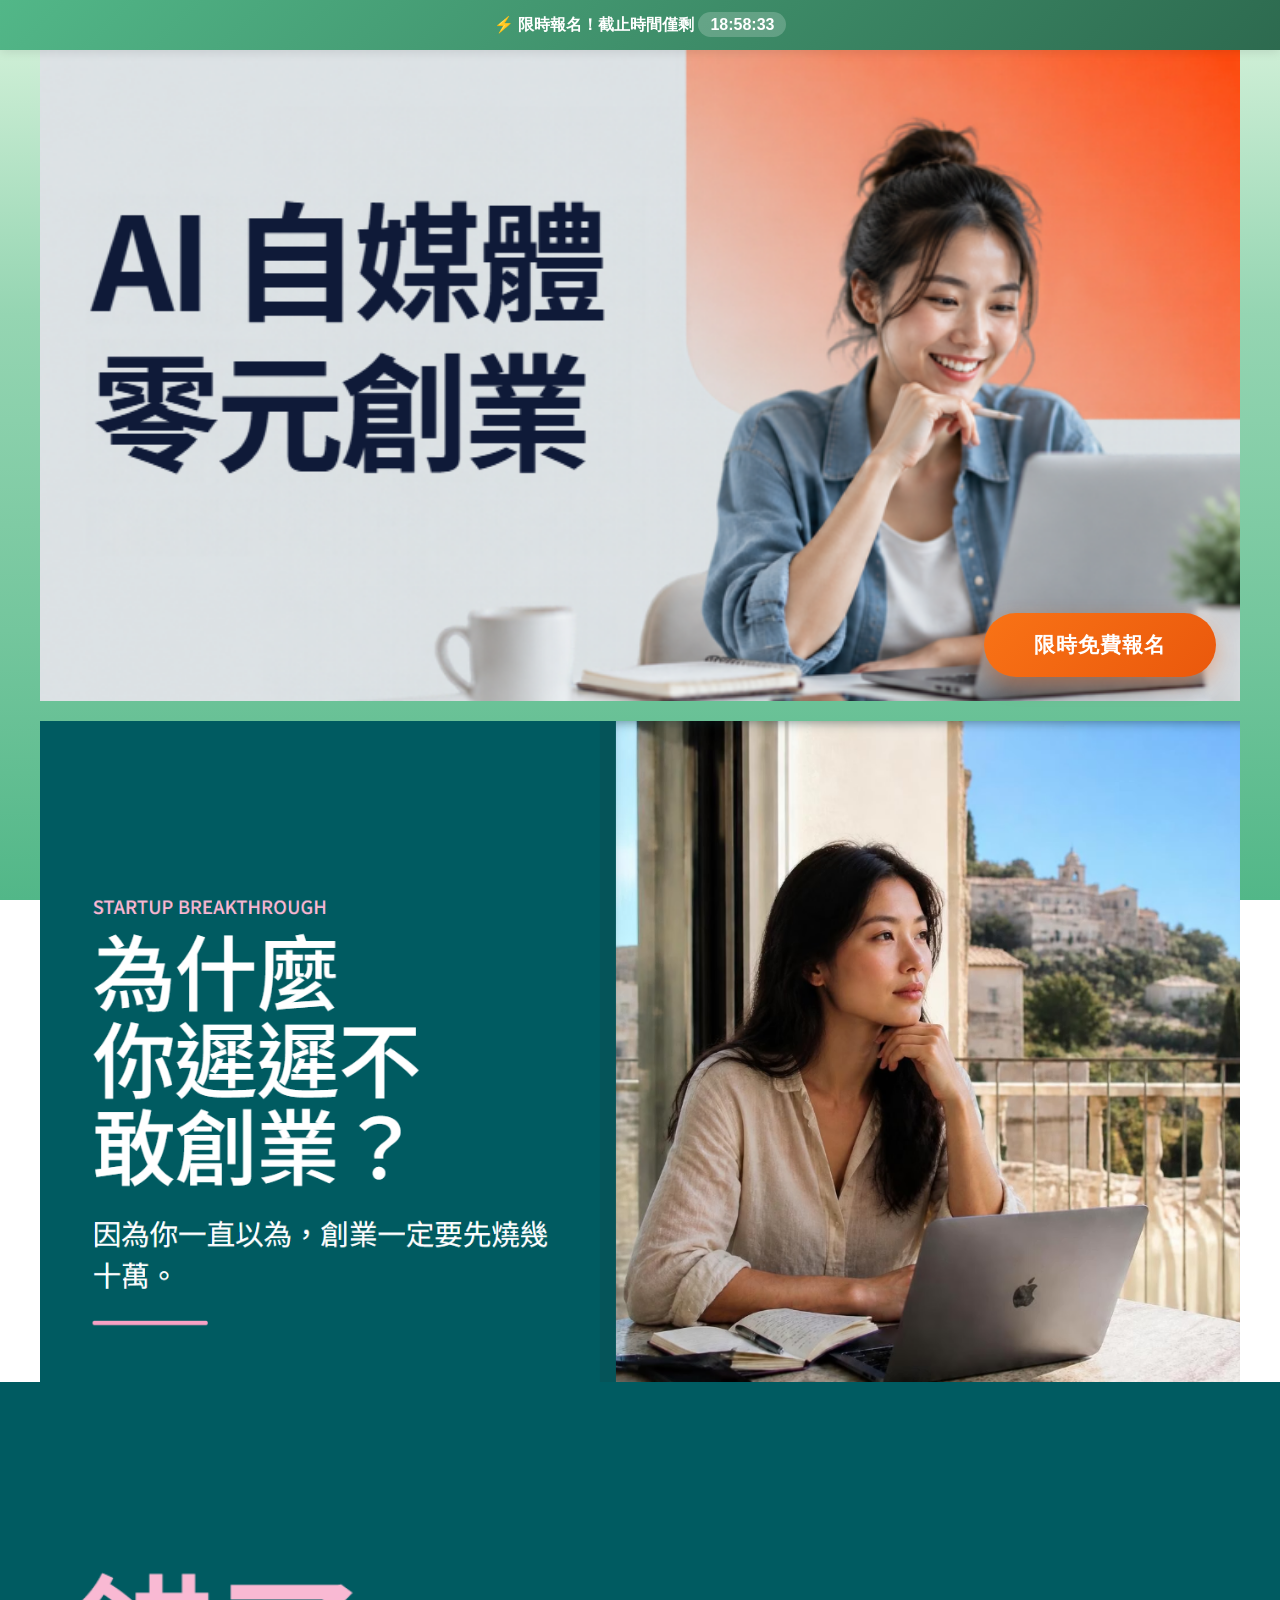
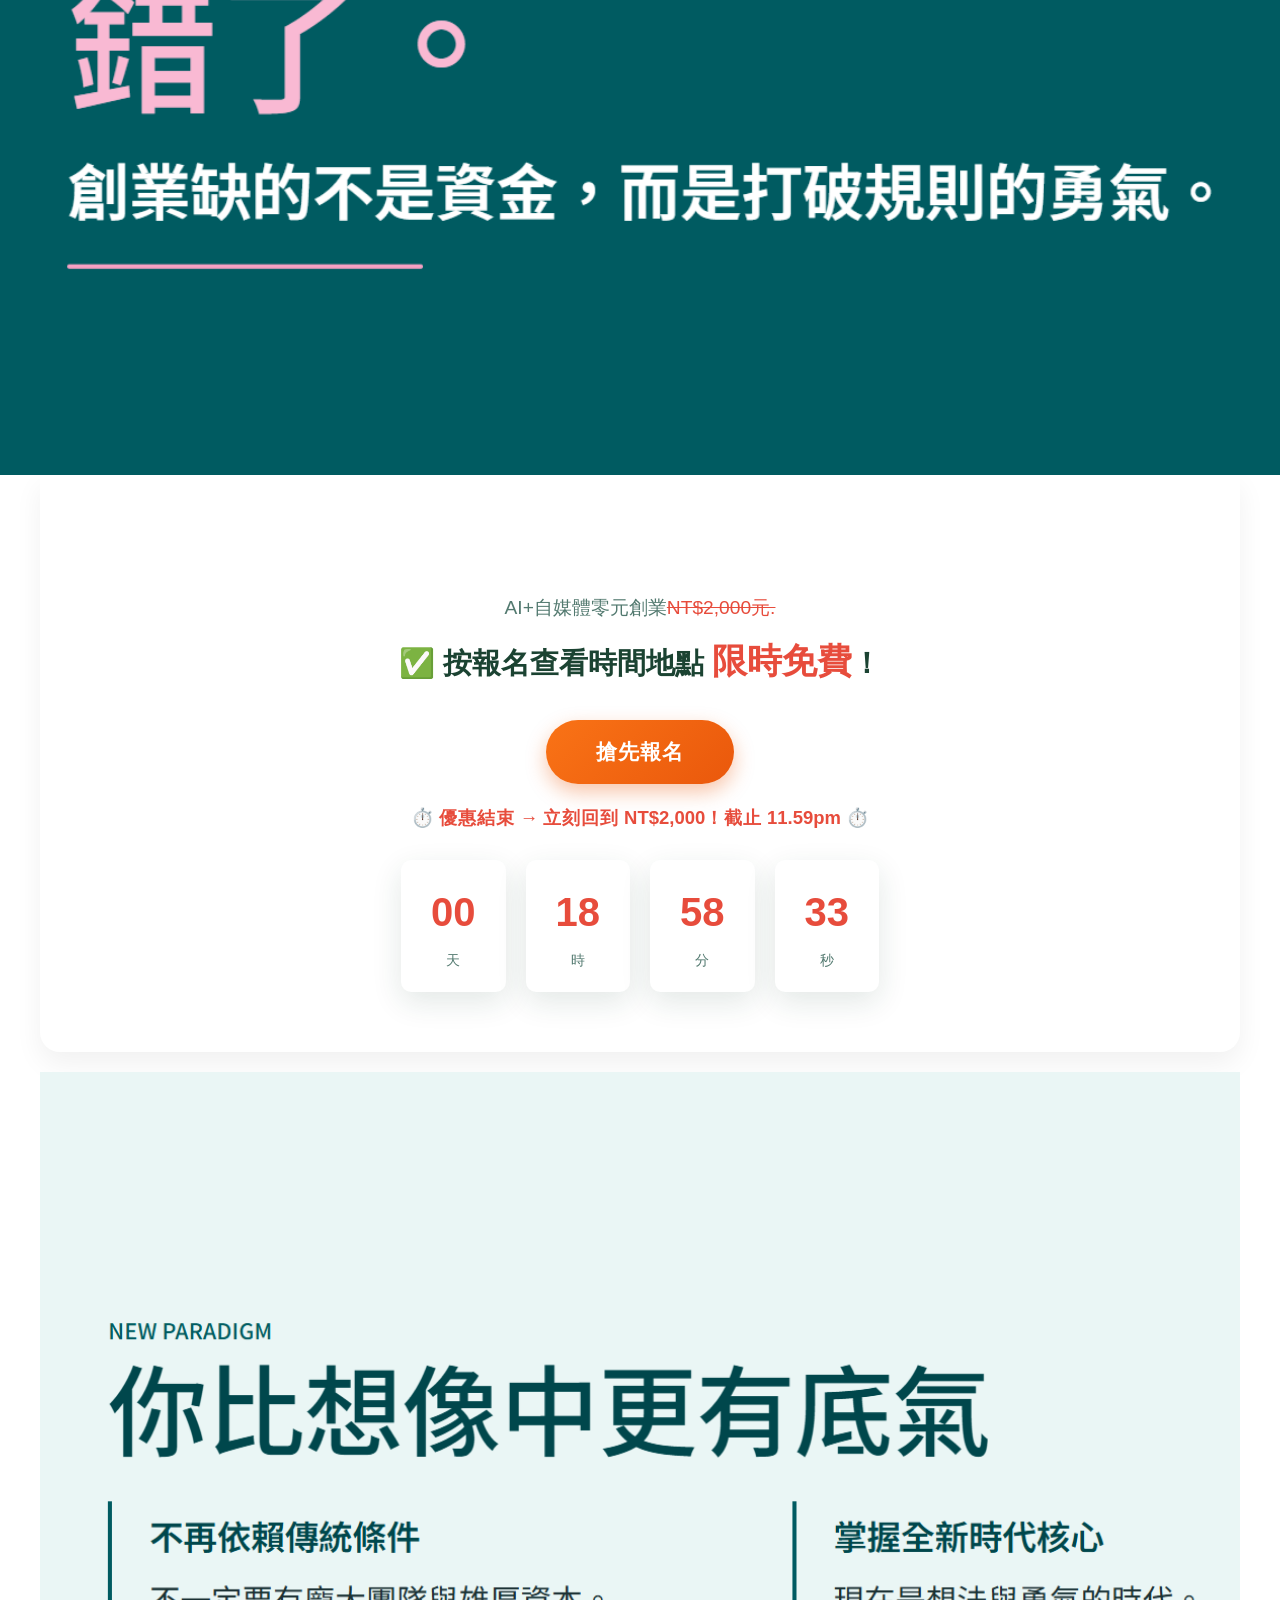
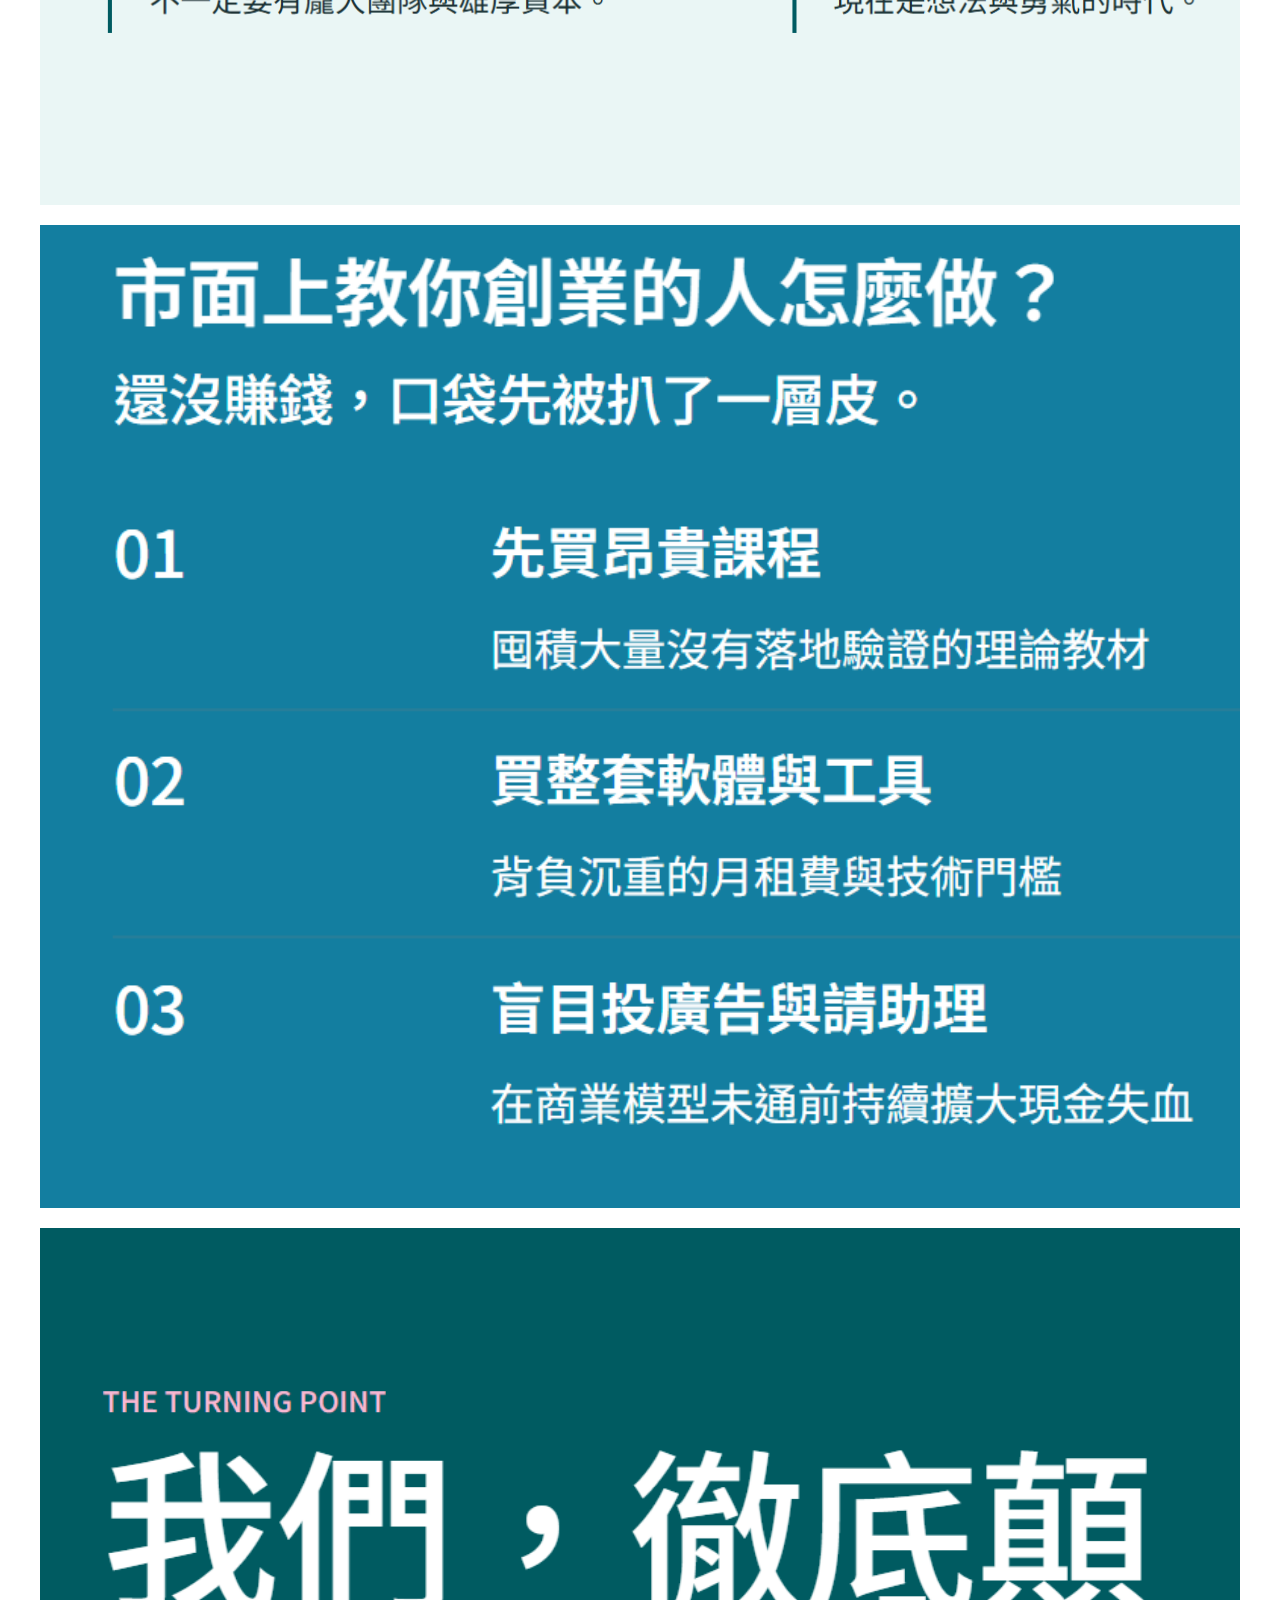
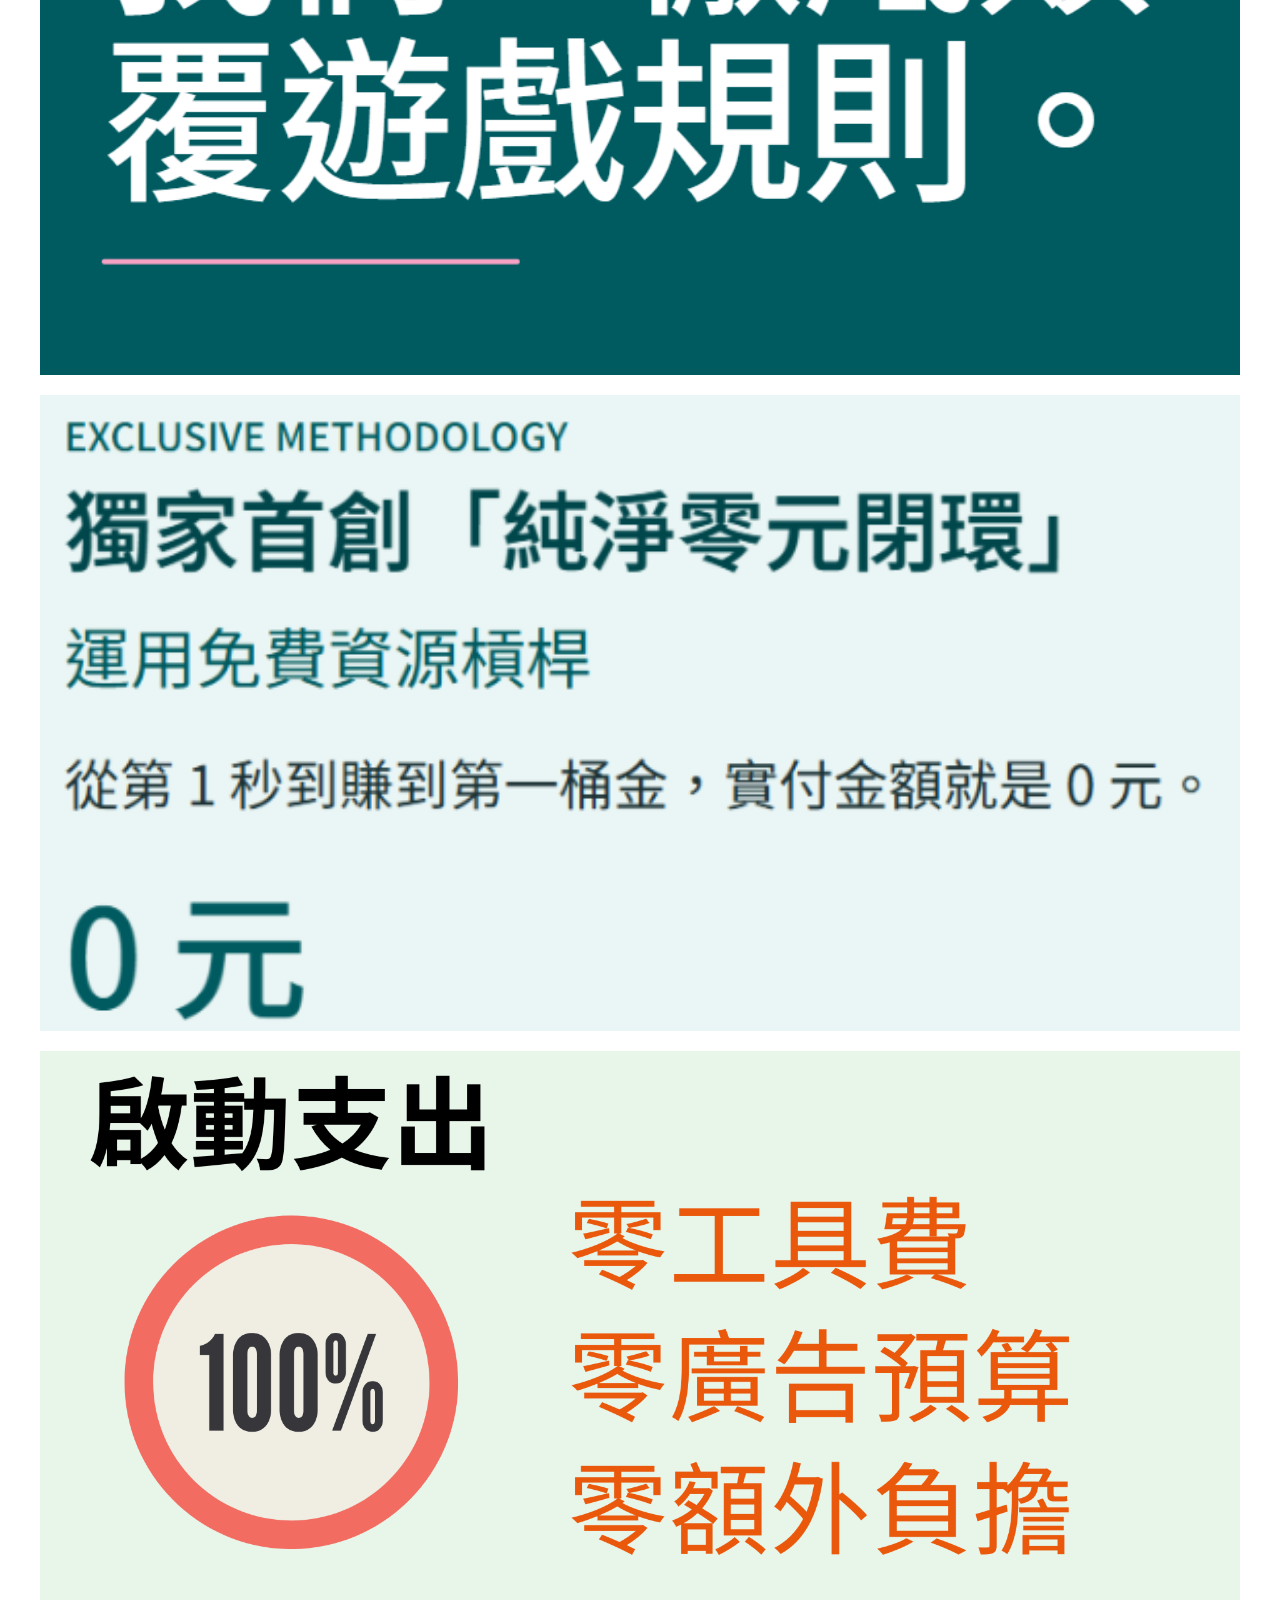
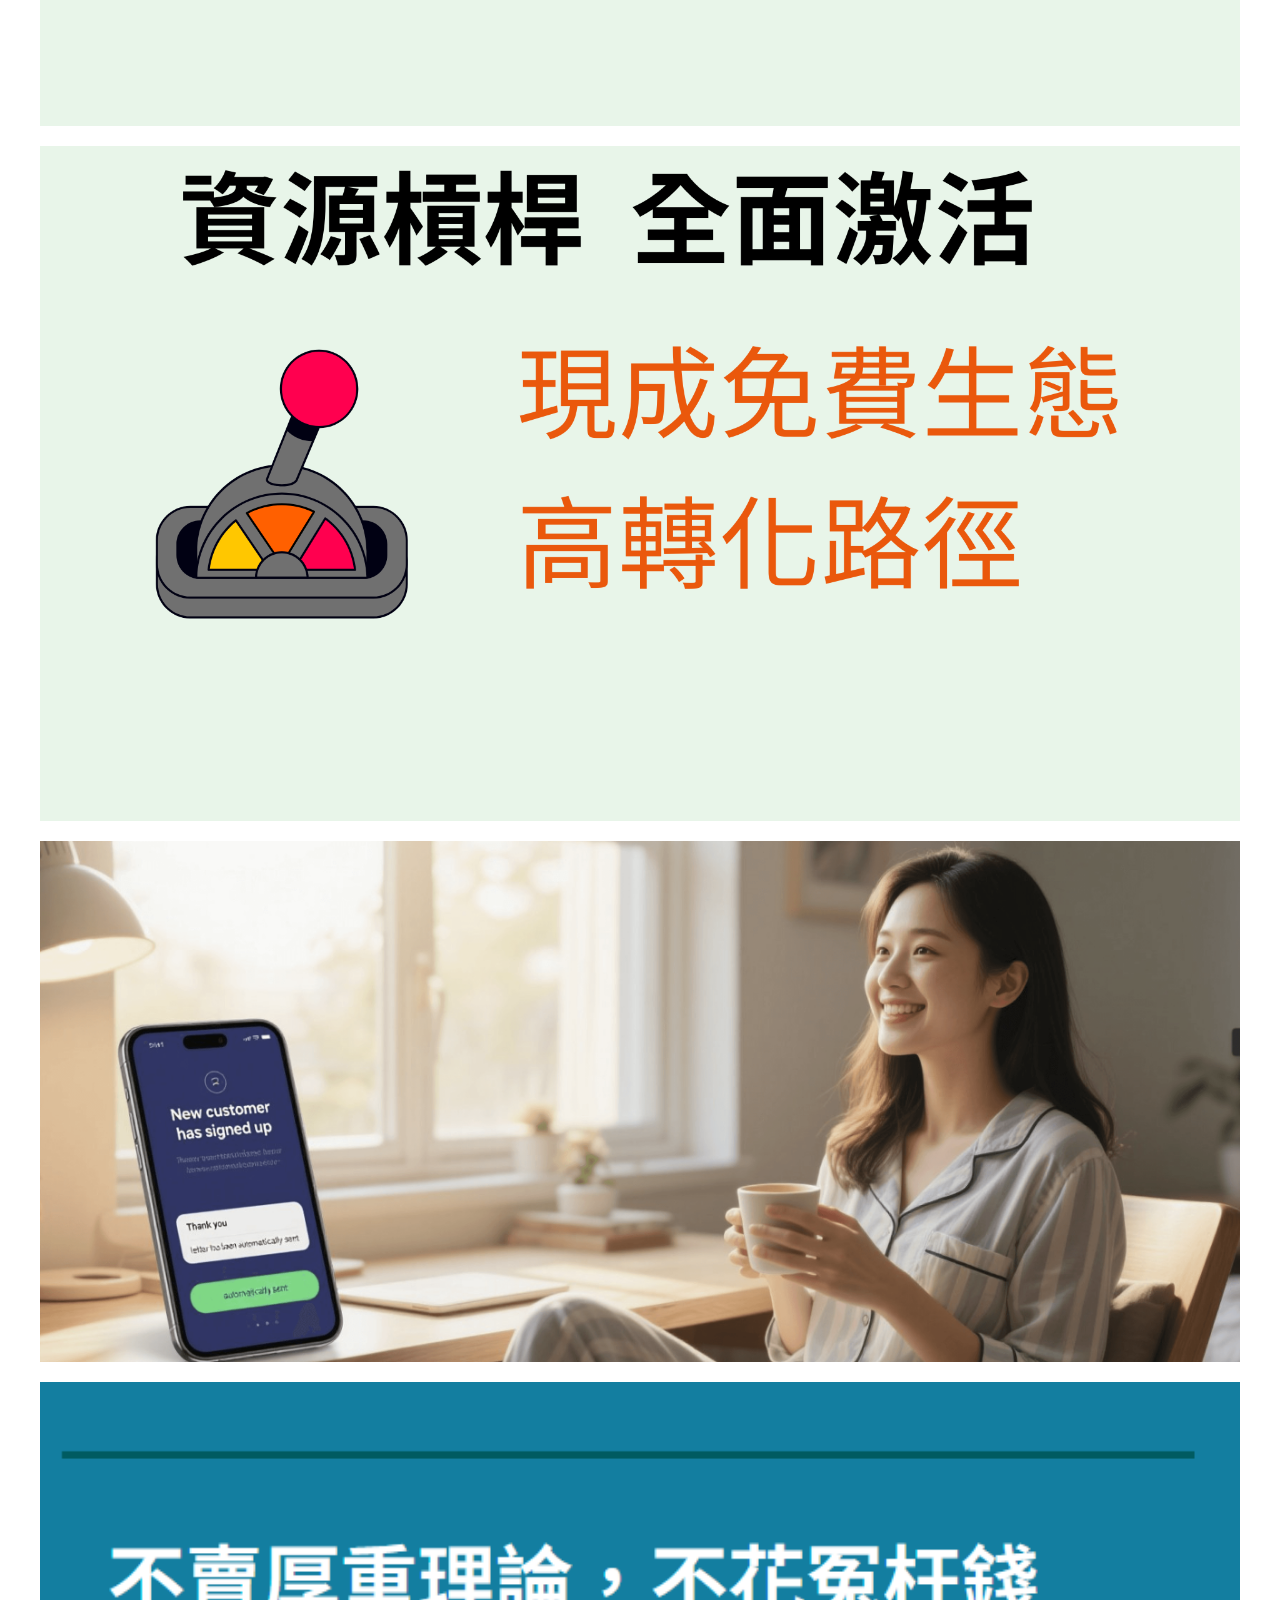
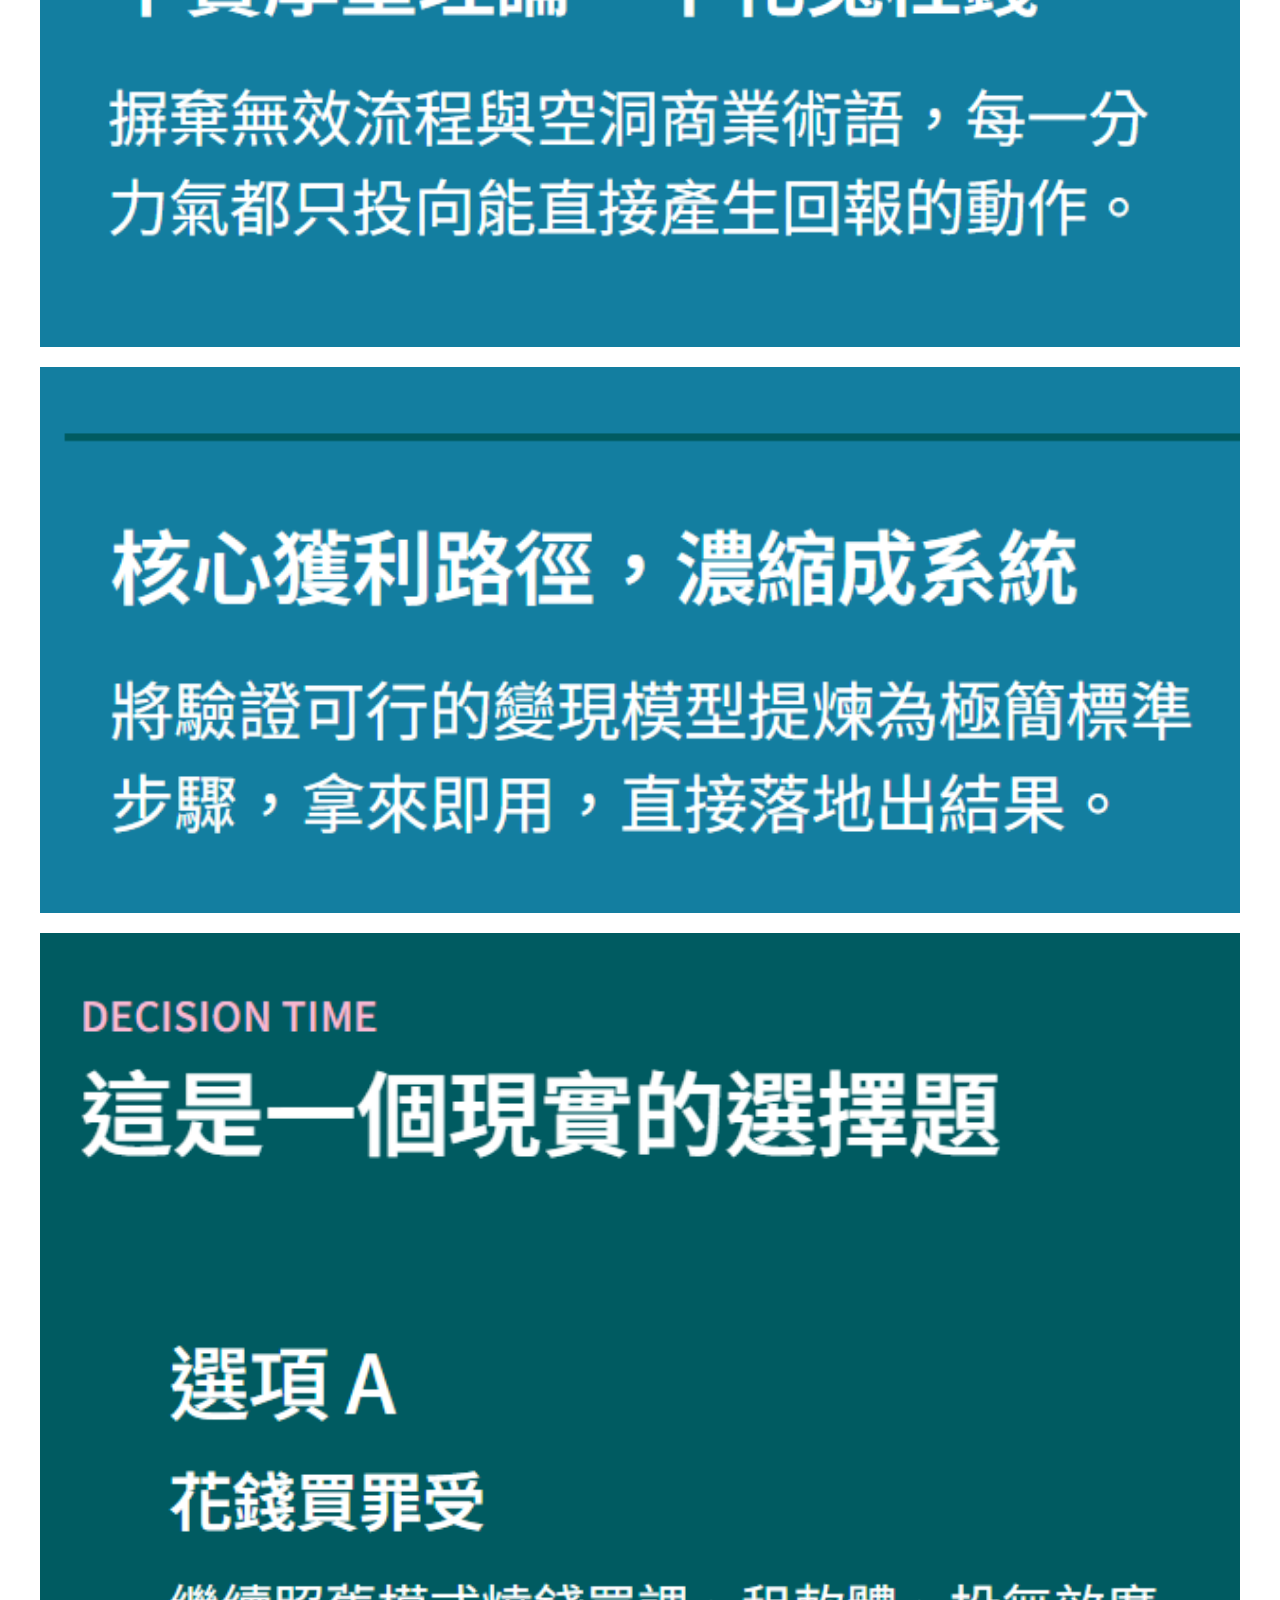
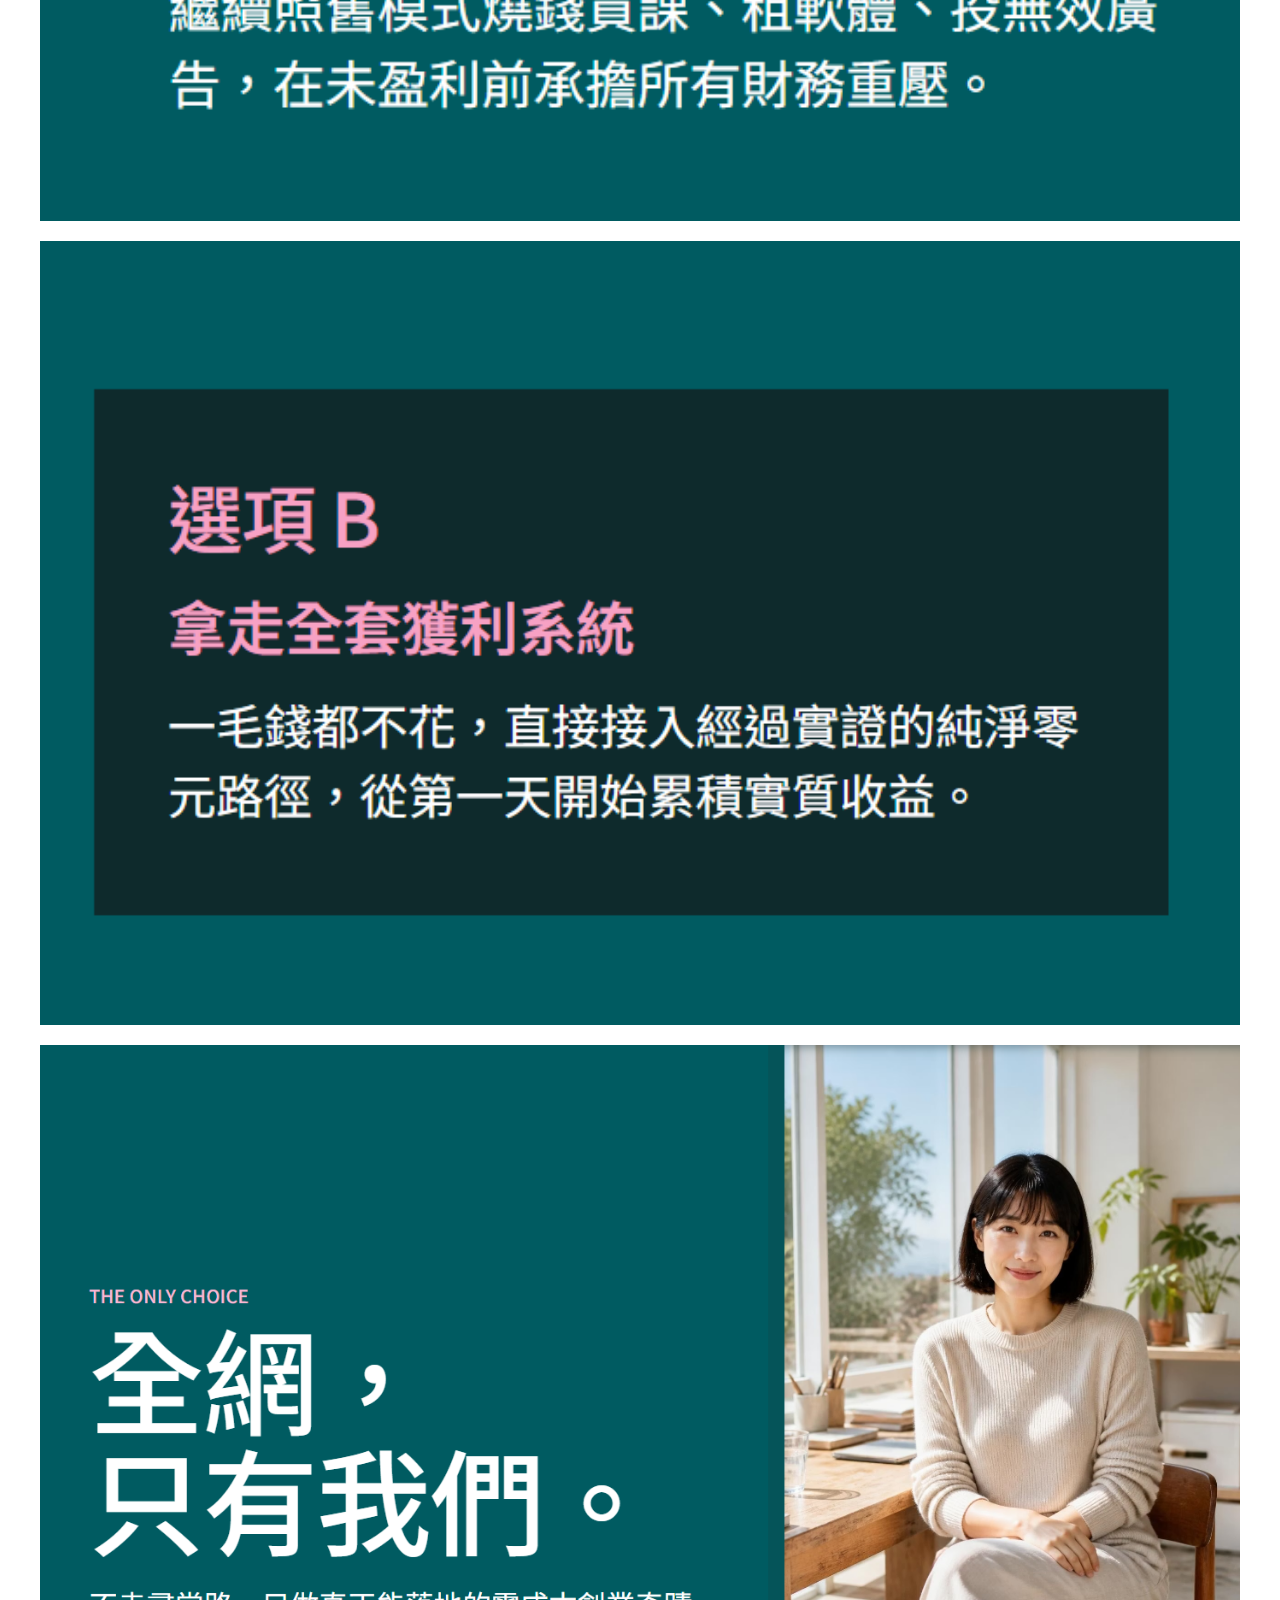
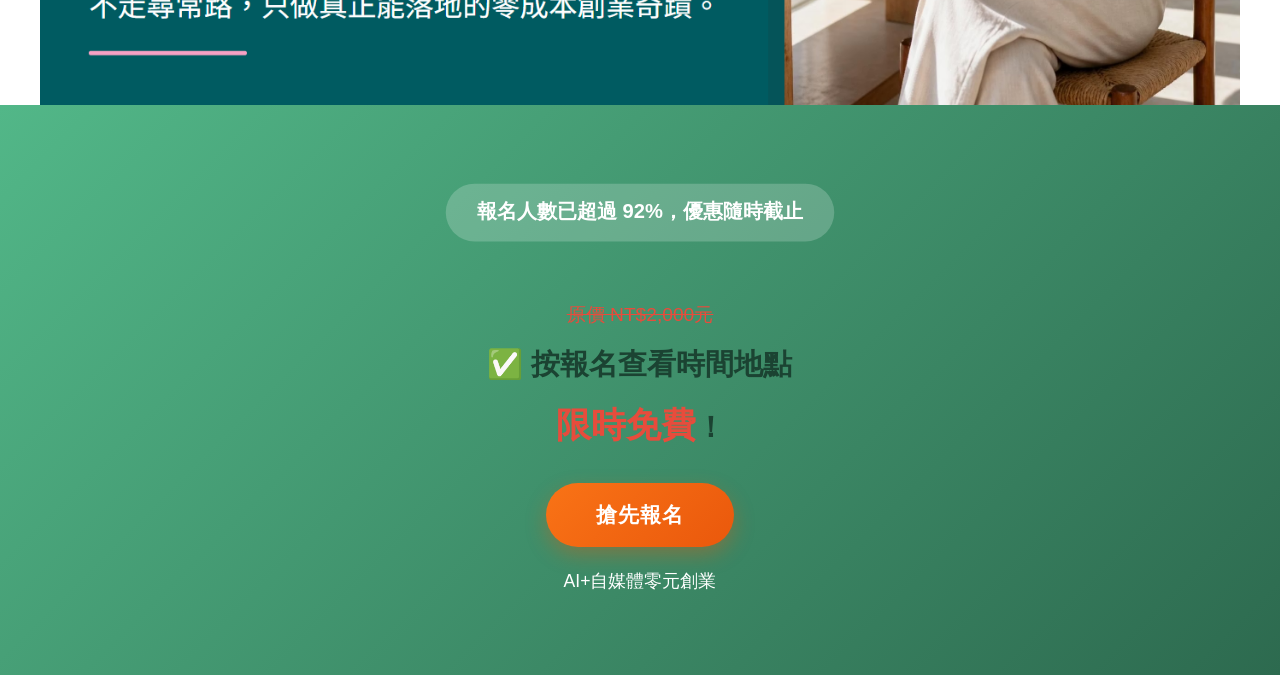
<file: index.html>
<!DOCTYPE html>
<html lang="zh-TW">
<head>
    <meta charset="UTF-8">
    <meta name="viewport" content="width=device-width, initial-scale=1.0">
    <meta http-equiv="Cache-Control" content="no-cache, no-store, must-revalidate">
    <meta http-equiv="Pragma" content="no-cache">
    <meta http-equiv="Expires" content="0">
    <title>AI+自媒體零元創業</title>
    <!-- 每次部署請更新 SITE_VERSION（與下方 CSS/JS、圖片 ?v= 一致） -->
    <script>
    (function () {
        var SITE_VERSION = '20261119';
        try {
            var url = new URL(window.location.href);
            if (url.searchParams.get('v') === SITE_VERSION) return;
            url.searchParams.set('v', SITE_VERSION);
            window.location.replace(url.toString());
        } catch (e) { /* LINE 私密模式等 */ }
    })();
    </script>
    
    <!-- Open Graph / 社交媒體分享預覽 - LINE專用優化 -->
    <meta property="og:type" content="website">
    <meta property="og:title" content="AI+自媒體零元創業">
    <meta property="og:description" content="限時優惠！AI+自媒體零元創業，前100名無需付費，原價NT$2000元，現在報名免費！">
    <meta property="og:url" content="https://lambent-pothos-ddb830.netlify.app/line.html">
    <meta property="og:image" content="https://lambent-pothos-ddb830.netlify.app/data/top.png?v=20261119">
    <meta property="og:image:secure_url" content="https://lambent-pothos-ddb830.netlify.app/data/top.png?v=20261119">
    <meta property="og:image:type" content="image/png">
    <meta property="og:image:width" content="1200">
    <meta property="og:image:height" content="630">
    <meta property="og:image:alt" content="AI+自媒體零元創業">
    
    <!-- LINE專用優化 -->
    <meta name="line:card" content="summary_large_image">
    <meta name="line:title" content="AI+自媒體零元創業">
    <meta name="line:description" content="限時優惠！AI+自媒體零元創業，前100名無需付費，原價NT$2000元，現在報名免費！">
    <meta name="line:image" content="https://lambent-pothos-ddb830.netlify.app/data/top.png?v=20261119">
    
    <!-- Twitter Card -->
    <meta name="twitter:card" content="summary_large_image">
    <meta name="twitter:title" content="AI+自媒體零元創業">
    <meta name="twitter:description" content="限時優惠！AI+自媒體零元創業，前100名無需付費，原價NT$2000元，現在報名免費！">
    <meta name="twitter:image" content="https://lambent-pothos-ddb830.netlify.app/data/top.png?v=20261119">
    
    <!-- Canonical URL -->
    <link rel="canonical" href="https://lambent-pothos-ddb830.netlify.app/">
    
    <!-- Additional meta tags for better social media recognition -->
    <meta name="description" content="限時優惠！AI+自媒體零元創業，前100名無需付費，原價NT$2000元，現在報名免費！">
    <meta name="keywords" content="AI,自媒體,創業,賺錢,線上課程,限時優惠">
    
    <link rel="stylesheet" href="styles.css?v=20261119">
    
    <!-- 预加载关键资源 -->
    <link rel="preload" href="styles.css?v=20261119" as="style">
    <link rel="preload" href="translations.js?v=20261119" as="script">
    <link rel="preload" href="script.js?v=20261119" as="script">
    
    <!-- DNS 预解析 -->
    <link rel="dns-prefetch" href="https://script.google.com">
    <link rel="dns-prefetch" href="https://cdn.sheetjs.com">
    
    <!-- SheetJS 用於生成 Excel -->
    <script src="https://cdn.sheetjs.com/xlsx-0.20.1/package/dist/xlsx.full.min.js" defer></script>
</head>
<body>
    <!-- 页面加载进度条 -->
    <div id="loading-bar"></div>
    
    <!-- 語言切換器 -->
    <div class="language-switcher">
        <select id="language-select" onchange="setLanguage(this.value)">
            <option value="zh-TW">繁體中文</option>
            <option value="zh-CN">简体中文</option>
            <option value="en">English</option>
        </select>
    </div>

    <!-- 顶部优惠倒计时横幅 -->
    <div class="top-banner">
        <div class="container">
            <p><span data-i18n="countdown-banner-text">⚡ 限時報名！截止時間僅剩</span> <span id="countdown-banner">15:00:00</span></p>
        </div>
    </div>

    

    <!-- 顶部主视觉图 -->
    <div class="hero-image-section">
        <div class="hero-image-wrapper">
            <div class="hero-image-frame">
                <img id="hero-top-main" src="data/top.png?v=20261119" alt="AI+自媒體零元創業" class="hero-top-image" loading="eager" fetchpriority="high" decoding="async" width="1200" height="630">
                <div class="hero-top-cta-group">
                    <button type="button" class="cta-button pulse hero-top-cta" data-i18n="hero-top-cta">限時免費報名</button>
                </div>
            </div>
        </div>
    </div>
    <img src="data/top1.png?v=20261119" alt="AI+自媒體零元創業" class="video-below-image" loading="eager" decoding="async" width="1200" height="630">
    <div class="hero-image-section hero-strip-connected">
        <div class="hero-image-wrapper">
            <img src="data/top2.png?v=20261119" alt="AI+自媒體零元創業" class="hero-top-image" loading="eager" decoding="async" width="1200" height="630">
        </div>
    </div>
    <!-- 短影音重點內容 
    <section class="short-video-note">
        <div class="container">
            <div class="note-layout">
                <div class="note-content">
                    <h2>短影音有兩件事情不要做</h2>
                    <div class="note-item">
                        <p class="note-title">第一.「不要拼質量」</p>
                        <p>一樣是超市話題，全聯最高觀看是 100 多萬；CitySuper 最高就是 5 萬。</p>
                        <p>有些話題，天生是有流量上限的。你再怎麼努力，都很難打破這個上限。</p>
                    </div>
                    <div class="note-item">
                        <p class="note-title">第二.「不要講乾貨」</p>
                        <p>短影音的本質是娛樂場。大家什麼時候滑手機？枕上、廁上、馬上，全是想放鬆的時候。</p>
                        <p>手機就像一個夜市，觀眾就是逛夜市的人。</p>
                        <p>你在影片上面講乾貨、講專業，就像在夜市裡面賣高級法國料理一樣，沒流量不用怪別人。</p>
                        <p>不是你的東西不好，是場景不對。你的專業，永遠只能吸引同行。</p>
                        <p>我就問你，你辛苦拍片，是為了增加客戶，還是吸引同行？</p>
                    </div>
                    <div class="note-cta">
                        <p class="note-title">歡迎來聽我的 2 小時「AI+自媒體零元創業」體驗課</p>
                        <p>在體驗課，我還會分享：</p>
                        <p class="note-bullet">- 真實分析我的成功案例，讓你了解網路陌生開發操盤邏輯。</p>
                    </div>
                    <div class="note-action">
                        <button class="cta-button note-action-btn" onclick="openModal()">立即報名</button>
                    </div>
                </div>
            </div>
        </div>
    </section>
    -->

    <!-- Hero Section（接在 top2 下，與主圖同一白底帶） -->
    <section class="hero-section hero-section--connected">
        <div class="container">
            <!--<div class="media-logos">
                <p>Windows | macOS | Android | iOS / iPadOS| Virtual | AWS | IBM | Google | Microsoft | Apple | Amazon | Facebook | Twitter | Instagram | LinkedIn | YouTube | TikTok | </p>
            </div>
            
            <h1 class="main-headline" data-i18n="main-headline">
                別再等機會，用AI創造機會！
            </h1>-->
            
            <div class="offer-box">
                
                <div class="pricing">
                    <p class="original-price"><span data-i18n="original-price">2小時體驗課</span><span class="strikethrough">NT$2,000元.</span></p>
                    <p class="current-price"><span data-i18n="current-price">✅ 立即了解</span> <span class="highlight" data-i18n="highlight">限時免費</span>！</p>
                </div>
                
                <button class="cta-button pulse" data-i18n="cta-button">搶先報名</button>
                
                <p class="urgency-text" data-i18n="urgency-text">⏱️ 優惠結束 → 立刻回到 NT$2,000！截止 11.59pm ⏱️</p>
            </div>

            <!-- 倒计时器 -->
            <div class="countdown-timer">
                <div class="timer-item">
                    <span class="timer-value" id="days">00</span>
                    <span class="timer-label" data-i18n="timer-days">天</span>
                </div>
                <div class="timer-item">
                    <span class="timer-value" id="hours">00</span>
                    <span class="timer-label" data-i18n="timer-hours">時</span>
                </div>
                <div class="timer-item">
                    <span class="timer-value" id="minutes">00</span>
                    <span class="timer-label" data-i18n="timer-minutes">分</span>
                </div>
                <div class="timer-item">
                    <span class="timer-value" id="seconds">00</span>
                    <span class="timer-label" data-i18n="timer-seconds">秒</span>
                </div>
            </div>
        </div>
    </section>
    <img src="data/top3.png?v=20261119" alt="AI+自媒體零元創業" class="video-below-image video-below-image--after-hero" loading="eager" decoding="async" width="1200" height="630">

    <!-- 视频演示区 
    <section class="video-section">
        <div class="container">
            <p class="video-instruction" data-i18n="video-instruction">🔊 確保你打開聲音，等待影片載入...</p>
            <div class="video-wrapper">
                <video id="mainVideo" width="100%" height="100%" controls controlsList="nodownload" autoplay muted loop playsinline style="border: none;">
                    <source src="data/IG6.mp4" type="video/mp4">
                    您的瀏覽器不支援影片播放。
                </video>
            </div>
            <img src="data/top3.png" alt="AI+自媒體零元創業" class="video-below-image" loading="lazy" width="1200" height="630">
        </div>
    </section>-->
<!--
    <section class="short-video-note">
        <div class="container">
            <div class="note-layout">
                <div class="note-content">
                    <div class="note-item">
                        <p class="note-title">做AI 做短影音的最大錯誤</p>
                        <p>就是不參考、不做功課，靠感覺。</p>
                        <p>但其實任何形式的創作，都一定有架構可循，</p>
                        <p>要相信成功是可以複製的。</p> 
                        <p>我們把成功經驗，整理成一套系統分享給你 </p>
                    </div>
                    <div class="note-action">
                        <button class="cta-button note-action-btn" onclick="openModal()">立即報名</button>
                    </div>
                </div>
            </div>
        </div>
    </section>
-->

    <!-- 目标受众区 
    <section class="target-audience">
        <div class="container">
            <h2 class="section-title" data-i18n="target-audience-title">誰適合與需要？</h2>
            <div class="audience-grid">
                <div class="audience-card">
                    <h3 data-i18n="audience-1-title">做預約服務的你</h3>
                    <p data-i18n="audience-1-subtitle">顧問 / 諮詢師 / 美容 / 教育 / 交易導師</p>
                    <p data-i18n="audience-1-text">
                        🌍 在這個AI時代，你不需要等待別人給你機會。
                        現在，人人都能用AI打造個人品牌、開啟第二收入，
                        即使沒有技術、沒有團隊，也能靠AI+自媒體創造被動收入！</p>
                </div>
                <div class="audience-card">
                    <h3 data-i18n="audience-2-title">做招商加盟的你</h3>
                    <p data-i18n="audience-2-subtitle">保險團隊 / 微商 / 餐飲招商</p>
                    <p data-i18n="audience-2-text">🌍 我們幫助你建立一套完整的「AI+自媒體零元創業」——
                        從AI工具應用、內容行銷、品牌打造，到獲利變現，
                        一步步帶你從0開始，找到你的人生新方向。</p>
                </div>
                <div class="audience-card">
                    <h3 data-i18n="audience-3-title">每天上班打卡的你</h3>
                       <p data-i18n="audience-3-subtitle">行政 / 會計 / 助理 / 客服 / 行銷 / 內勤業務 / 社群小編</p>
                    <p data-i18n="audience-3-text">🌍 無論你是媽媽、上班族、自由工作者、或剛起步的創業者，
                        只要你願意學習、願意改變，
                        這套系統就能讓你用AI放大你的能力，
                        讓世界看見你、聽見你、並願意為你的價值付費。</p>
                </div>
                <div class="audience-card">
                    <h3 data-i18n="audience-4-title">做網路新媒體的你</h3>
                    <p data-i18n="audience-4-subtitle">自由業者 / 網路服務 / 個人教練 / 課程銷售 / 網紅 / 自媒體</p>
                    <p data-i18n="audience-4-text">🌍 你不是沒能力，只是缺少一個能讓努力變現的系統，
                        才華一直都在，只需要一個方法，讓它變成收入。
                        你不是沒機會，只是還沒用對工具與方向。</p>
                </div>
            </div>
        </div>
    </section>

    <section class="short-video-note">
        <div class="container">
            <div class="note-layout">
                <div class="note-content">
                    <div class="note-item">
                        <p class="note-title">上變現課的同學，主要有</p>
                        <p>1. 中小企業主：電商、傳產、餐飲</p>
                        <p>2. 個人工作者：講師、專家、美業、身心靈</p>
                        <p>3. 業務人員：保險、理專、房仲、汽車、直銷</p> 
                        <p>共通點是都需要流量，才有業績。</p>
                        <p>以前找新客，可以下廣告；但廣告是競價機制，只會越來越貴，有發現嗎？</p>
                        <p>所以你一定要來AI+自媒體零元創業。</p>
                        <p>穩定高收入的實際操盤分享，等你來學。</p>
                    </div>
                    <div class="note-action">
                        <button class="cta-button note-action-btn" onclick="openModal()">立即報名</button>
                    </div>
                </div>
            </div>
        </div>
    </section>
-->
    <img src="data/top4.png?v=20261119" alt="AI+自媒體零元創業" class="video-below-image" loading="lazy" width="1200" height="630">
    <img src="data/top5.png?v=20261119" alt="AI+自媒體零元創業" class="video-below-image" loading="lazy" width="1200" height="630">
    <img src="data/top6.png?v=20261119" alt="AI+自媒體零元創業" class="video-below-image" loading="lazy" width="1200" height="630">
    <img src="data/top7.png?v=20261119" alt="AI+自媒體零元創業" class="video-below-image" loading="lazy" width="1200" height="630">
    <img src="data/top8.png?v=20261119" alt="AI+自媒體零元創業" class="video-below-image" loading="lazy" width="1200" height="630">
    <img src="data/top9.png?v=20261119" alt="AI+自媒體零元創業" class="video-below-image" loading="lazy" width="1200" height="630">
    <img src="data/top10.png?v=20261119" alt="AI+自媒體零元創業" class="video-below-image" loading="lazy" width="1200" height="630">
    <img src="data/top11.png?v=20261119" alt="AI+自媒體零元創業" class="video-below-image" loading="lazy" width="1200" height="630">
    <img src="data/top12.png?v=20261119" alt="AI+自媒體零元創業" class="video-below-image" loading="lazy" width="1200" height="630">
    <button type="button" class="clickable-banner open-register-on-click" aria-label="選項 B：拿走全套獲利系統，立即報名">
        <img src="data/top13.png?v=20261119" alt="選項 B：拿走全套獲利系統" class="video-below-image clickable-banner-img" loading="lazy" width="1200" height="630">
    </button>
    <img src="data/top14.png?v=20261119" alt="AI+自媒體零元創業" class="video-below-image" loading="lazy" width="1200" height="630">

    <!-- 系统演示案例 
    <section class="demo-cases">
        <div class="container">
            <div class="cases-grid">
                <div class="case-card">
                    <img src="data/1.png" alt="諮詢師案例" style="width: 100%; border-radius: 8px; margin-bottom: 15px;" loading="lazy">
                    <h3>諮詢師</h3>
                    <p>發了2篇內容就有人預約諮詢課程</p>
                </div>
                <div class="case-card">
                    <img src="data/2.png" alt="保險&招商案例" style="width: 100%; border-radius: 8px; margin-bottom: 15px;" loading="lazy">
                    <h3>保險&招商</h3>
                    <p>說明會前一天滿席，不再靠廣告</p>
                </div>
                <div class="case-card">
                    <img src="data/3.png" alt="自由工作者案例" style="width: 100%; border-radius: 8px; margin-bottom: 15px;" loading="lazy">
                    <h3>自由工作者</h3>
                    <p>剛睡醒，手機跳出客戶詢問：有人要服務</p>
                </div>
                <div class="case-card">
                    <img src="data/4.png" alt="教育顧問案例" style="width: 100%; border-radius: 8px; margin-bottom: 15px;" loading="lazy">
                    <h3>教育顧問</h3>
                    <p>使用一周後，十幾個家長帶孩子來上體驗課</p>
                </div>
            </div>
        </div>
    </section>
    -->
    <!-- CTA中间区 -->
    <section class="mid-cta">
        <div class="container">
            <p class="urgency-badge" data-i18n="urgency-badge">報名人數已超過 92%，優惠隨時截止</p>
            <div class="pricing">
                <p class="original-price"> <span class="strikethrough" data-i18n="mid-cta-original">原價 NT$2,000元</span></p>
                <p class="current-price" data-i18n="current-price">✅ 按報名查看時間地點</p>
                <p class="current-price"><span class="highlight" data-i18n="highlight">限時免費</span>！</p>
            </div>
            <button class="cta-button pulse" data-i18n="cta-button">搶先報名</button>
            <p class="package-info" data-i18n="package-info">AI+自媒體零元創業</p>
        </div>
    </section>


    <!-- 包含内容 
    <section class="whats-included">
        <div class="container">
            <h2 class="section-title">你將獲得什麼？</h2>
            <div class="included-grid">
                <div class="included-item">
                    <div class="item-number">1</div>
                    <h3>MIGRITY會員專區（客服協助）</h3>
                    <p>隨時登入系統、邊學邊做，不會可以詢問</p>
                </div>
                <div class="included-item">
                    <div class="item-number">2</div>
                    <h3>26堂實戰教學課程</h3>
                    <p>一步步從0打造你的「自動引流 → 自動預約」系統</p>
                </div>
                <div class="included-item">
                    <div class="item-number">3</div>
                    <h3>12大行業內容爆款範本</h3>
                    <p>一鍵生成吸引客戶上門的內容</p>
                </div>
                <div class="included-item">
                    <div class="item-number">4</div>
                    <h3>自動轉化系統：自動預約 & 報名</h3>
                    <p>無需寫程式碼，即可建立自動諮詢預約/招商報名系統</p>
                </div>
                <div class="included-item">
                    <div class="item-number">5</div>
                    <h3>Live課《一人公司賺錢機器》</h3>
                    <p>學會將流量變收入，打造真正「引流 + 成交」商業閉環</p>
                </div>
            </div>
        </div>
    </section>
--> 
    <!-- 订单摘要/定价 
    <section class="order-summary">
        <div class="container">
            <div class="order-box">
                <h2>訂單摘要</h2>
                <h3>AI自動引客系統+課程</h3>
                <p class="subtitle">直接給你範本 + 搭好系統</p>
                
                <div class="price-breakdown">
                    <div class="price-row">
                        <span>系統優惠即將結束，回到原價！</span>
                    </div>
                    <div class="price-display">
                        <span class="old-price">NT$6,927</span>
                        <span class="discount">-75%</span>
                        <span class="new-price">NT$1,727</span>
                    </div>
                    <div class="guarantee">
                        <p>✅ 7天學不會退包</p>
                    </div>
                </div>

                <div class="whats-included-summary">
                    <h4>內容包含：</h4>
                    <ul>
                        <li>✓ MIGRITY學習會員專區</li>
                        <li>✓ 26堂實戰教學課程</li>
                        <li>✓ 12大行業內容爆款範本</li>
                        <li>✓ 自動轉化系統：自動預約 & 報名</li>
                        <li>✓ Live課：4小時《一人公司賺錢機器》</li>
                    </ul>
                </div>

                <button class="cta-button large pulse">立即開始</button>
            </div>
        </div>
    </section>
--> 

    <!-- 订单表单模态框 -->
    <div id="orderModal" class="modal">
        <div class="modal-content">
            <span class="close-modal">&times;</span>
            <div class="modal-header">
                <h2 data-i18n="modal-title">🎉 立即獲取優惠</h2>
                <p class="modal-subtitle" data-i18n="modal-subtitle">填寫資料，開始您的 AI自媒體零元創業 之旅</p>
            </div>
            
            <div class="order-form-wrapper">
                <!-- 左侧：订单摘要 -->
                <!--<div class="order-summary-sidebar">
                    <h3>訂單摘要</h3>
                    <div class="product-info">
                        <h4>AI自動引客系統+課程</h4>
                        <p>直接給你範本 + 搭好系統</p>
                    </div>
                    
                    <div class="price-info">
                        <div class="price-row">
                            <span>原價</span>
                            <span class="old-price-text">NT$6,927</span>
                        </div>
                        <div class="price-row discount-row">
                            <span>限時優惠 (-75%)</span>
                            <span class="discount-text">-NT$5,200</span>
                        </div>
                        <hr>
                        <div class="price-row total-row">
                            <span>今日特價</span>
                            <span class="new-price-text">NT$1,727</span>
                        </div>
                    </div>
                    
                    <div class="included-items">
                        <h4>✓ 內容包含：</h4>
                        <ul>
                            <li>MIGRITY學習會員專區</li>
                            <li>26堂實戰教學課程</li>
                            <li>12大行業內容爆款範本</li>
                            <li>自動轉化系統：自動預約 & 報名</li>
                            <li>Live課：4小時《一人公司賺錢機器》</li>
                        </ul>
                    </div>
                    
                    <div class="guarantee-badge">
                        <span class="badge-icon">✅</span>
                        <span>7天學不會退包</span>
                    </div>
                </div>-->
                
                <!-- 右侧：表单 -->
                <div class="order-form-main">
                    <form id="orderForm" class="order-form" method="POST">
                        
                        <div class="form-section">
                            <h3 data-i18n="form-section-title">📋 您的資料</h3>
                            
                            <div class="form-group">
                                <label for="fullName"><span data-i18n="form-name">姓名(實名制)</span> <span class="required">*</span></label>
                                <input type="text" id="fullName" name="姓名" required data-i18n="form-name-placeholder" placeholder="請輸入您的全名">
                            </div>
                            
                            <div class="form-row">
                                <div class="form-group">
                                    <label for="email"><span data-i18n="form-email">電子郵件</span> <span class="required">*</span></label>
                                    <input type="email" id="email" name="電子郵件" required data-i18n="form-email-placeholder" placeholder="your@email.com">
                                </div>
                                
                                <div class="form-group">
                                    <label for="phone"><span data-i18n="form-phone">電話號碼</span> <span class="required"></span></label>
                                    <input type="tel" id="phone" name="電話號碼" data-i18n="form-phone-placeholder" placeholder="+886 912345678">
                                </div>
                            </div>
                            
                            <div class="form-group">
                                <label id="country-label"><span data-i18n="form-country">國家/地區</span> <span class="required">*</span></label>
                                <input type="hidden" id="country" name="國家地區" value="台灣 Taiwan" data-code="TW" required>
                                <div class="option-cards option-cards--country" id="countryCards" role="radiogroup" aria-labelledby="country-label">
                                    <button type="button" class="option-card selected" data-value="TW" data-i18n="form-country-tw" aria-pressed="true">台灣 Taiwan</button>
                                    <button type="button" class="option-card" data-value="MY" data-i18n="form-country-my">馬來西亞 Malaysia (Kuala Lumpur)</button>
                                </div>
                            </div>
                            
                            <div class="form-group form-field-hidden" aria-hidden="true">
                                <label for="industry"><span data-i18n="form-industry">您的行業</span> <span class="required">*</span></label>
                                <select id="industry" name="行業">
                                    <option value="" data-i18n="form-industry-placeholder">請選擇...</option>
                                    <option value="spiritual" data-i18n="form-industry-spiritual">身心靈導師</option>
                                    <option value="beauty" data-i18n="form-industry-beauty">美容 / 美髮</option>
                                    <option value="education" data-i18n="form-industry-education">教育 / 培訓</option>
                                    <option value="insurance" data-i18n="form-industry-insurance">保險 / 金融</option>
                                    <option value="realestate" data-i18n="form-industry-realestate">房地產</option>
                                    <option value="consultant" data-i18n="form-industry-consultant">諮詢顧問</option>
                                    <option value="freelancer" data-i18n="form-industry-freelancer">自由工作者</option>
                                    <option value="coach" data-i18n="form-industry-coach">個人教練</option>
                                    <option value="ecommerce" data-i18n="form-industry-ecommerce">電商 / 微商</option>
                                    <option value="other" data-i18n="form-industry-other">其他</option>
                                </select>
                            </div>
                            
                            <div class="form-group">
                                <label id="region-label"><span data-i18n="form-region">希望評估時間地點</span> <span class="required">*</span></label>
                                <input type="hidden" id="region" name="評估地區" required>
                                <div class="option-cards option-cards--region" id="regionCards" role="radiogroup" aria-labelledby="region-label">
                                    <p class="option-cards-placeholder" data-i18n="form-region-loading">載入中...</p>
                                </div>
                                <small style="color: #999; font-size: 0.85rem; margin-top: 5px; display: block;" data-i18n="form-region-hint">
                                    💡 地點由系統自動更新
                                </small>
                            </div>
                            
                            <div class="form-group">
                                <label for="lineId" data-i18n="form-line">LINE ID（選填，方便我們聯繫您）</label>
                                <input type="text" id="lineId" name="LINE_ID" data-i18n="form-line-placeholder" placeholder="請輸入您的 LINE ID">
                                <small style="color: #666; font-size: 0.85rem; margin-top: 5px; display: block;" data-i18n="form-line-hint">💡 提供 LINE ID 讓我們能更快速為您服務</small>
                            </div>
                            
                            <div class="form-group form-field-hidden" aria-hidden="true">
                                <label for="whatsapp" data-i18n="form-whatsapp">WhatsApp 號碼（選填）</label>
                                <input type="tel" id="whatsapp" name="WhatsApp號碼" data-i18n="form-whatsapp-placeholder" placeholder="+886 912 345 678">
                                <small style="color: #666; font-size: 0.85rem; margin-top: 5px; display: block;" data-i18n="form-whatsapp-hint">💡 提供 WhatsApp 讓我們能透過多種方式聯繫您</small>
                            </div>
                        </div>
                        <!--
                        <div class="form-section">
                            <label class="checkbox-label">
                                <input type="checkbox" id="termsCheckbox" name="terms" required>
                                <span>我同意 <a href="#" target="_blank">服務條款</a> 和 <a href="#" target="_blank">隱私政策</a></span>
                            </label>
                            
                        </div> -->
                        
                        <!-- 提交按鈕 -->
                        <div class="form-buttons">
                            <button type="submit" id="submitBtn" class="submit-info-btn">
                                <span data-i18n="form-submit">📝 提交資料</span>
                            </button>
                        </div>
                        
                        <div class="secure-notice">
                            <span>🔒</span>
                            <span data-i18n="form-secure">您的資料將安全受到保護</span>
                        </div>
                        <!--
                        <div class="view-data-link">
                            <a href="records.html" target="_blank">📊 查看已儲存的資料</a>
                        </div> -->
                    </form>
                </div>
            </div>
        </div>
    </div>

    <script src="translations.js?v=20261119" defer></script>
    <script src="script.js?v=20261119" defer></script>
</body>
</html>
</file>
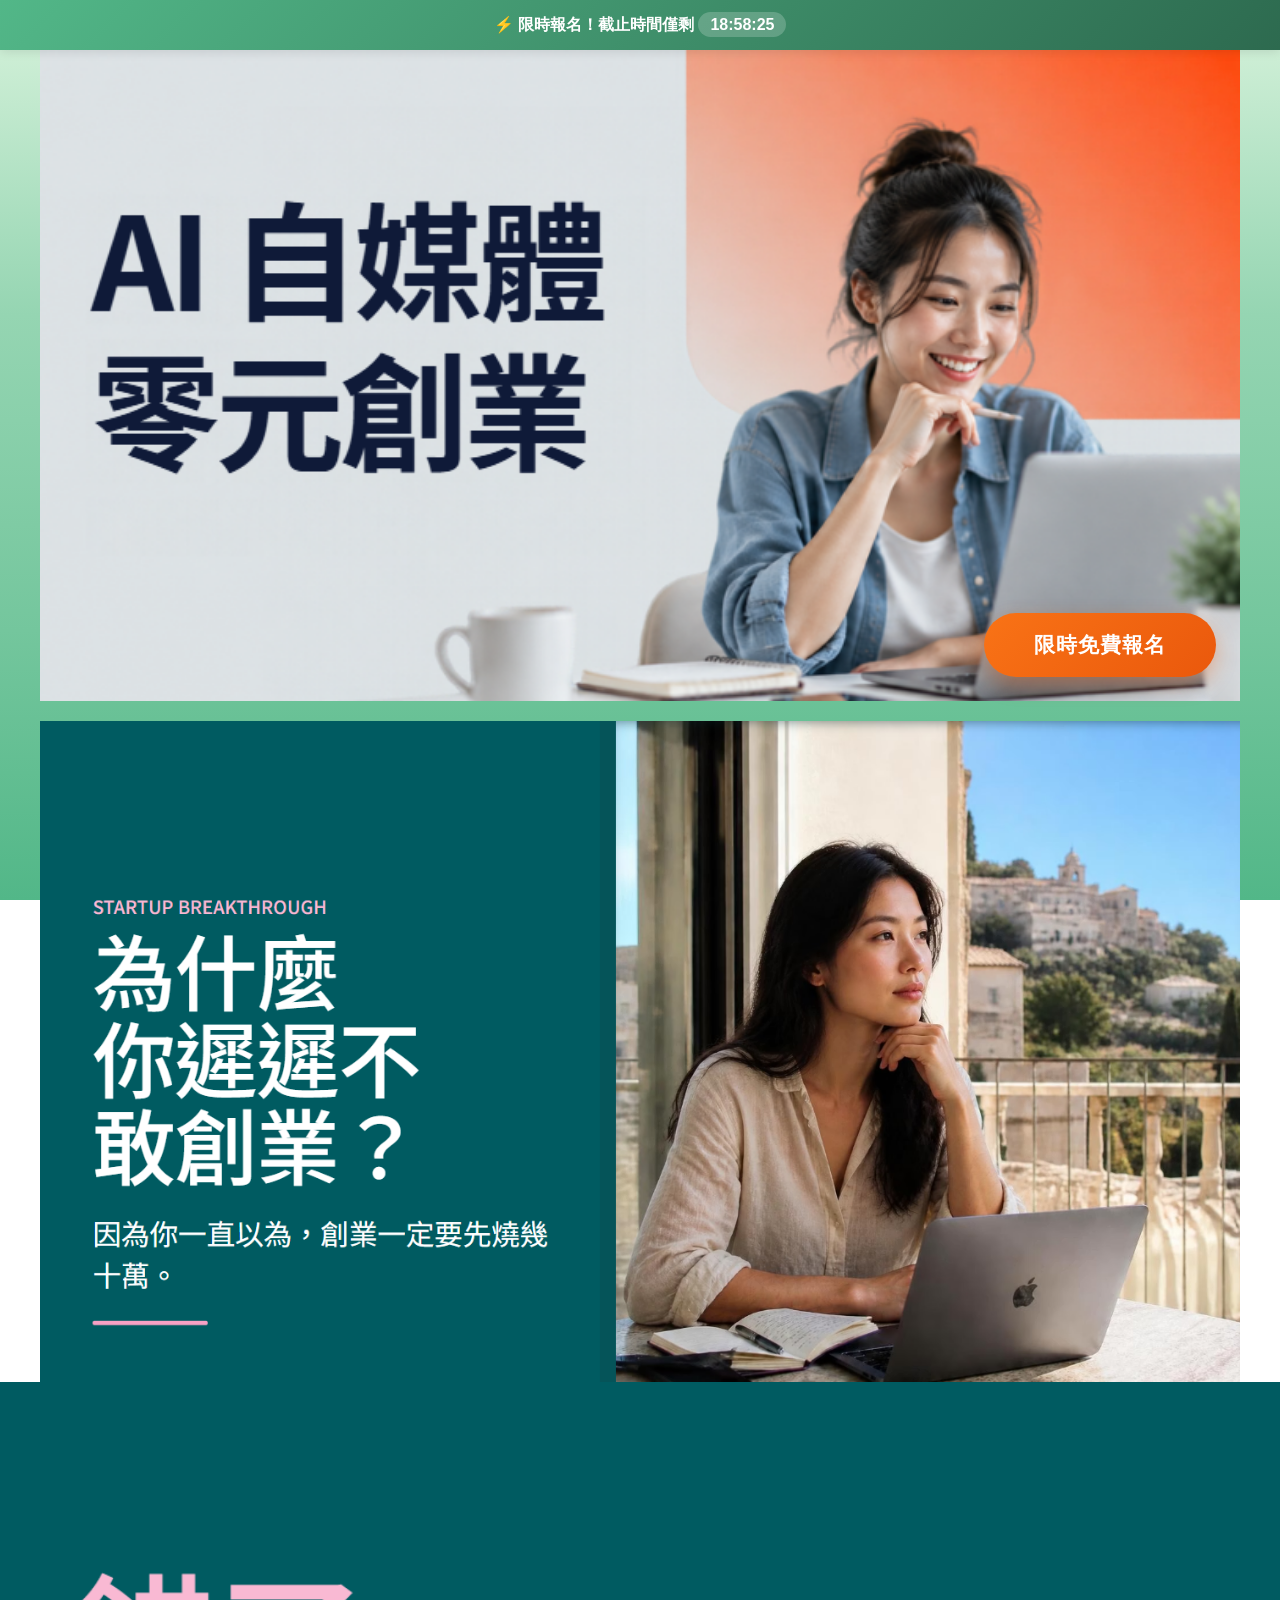
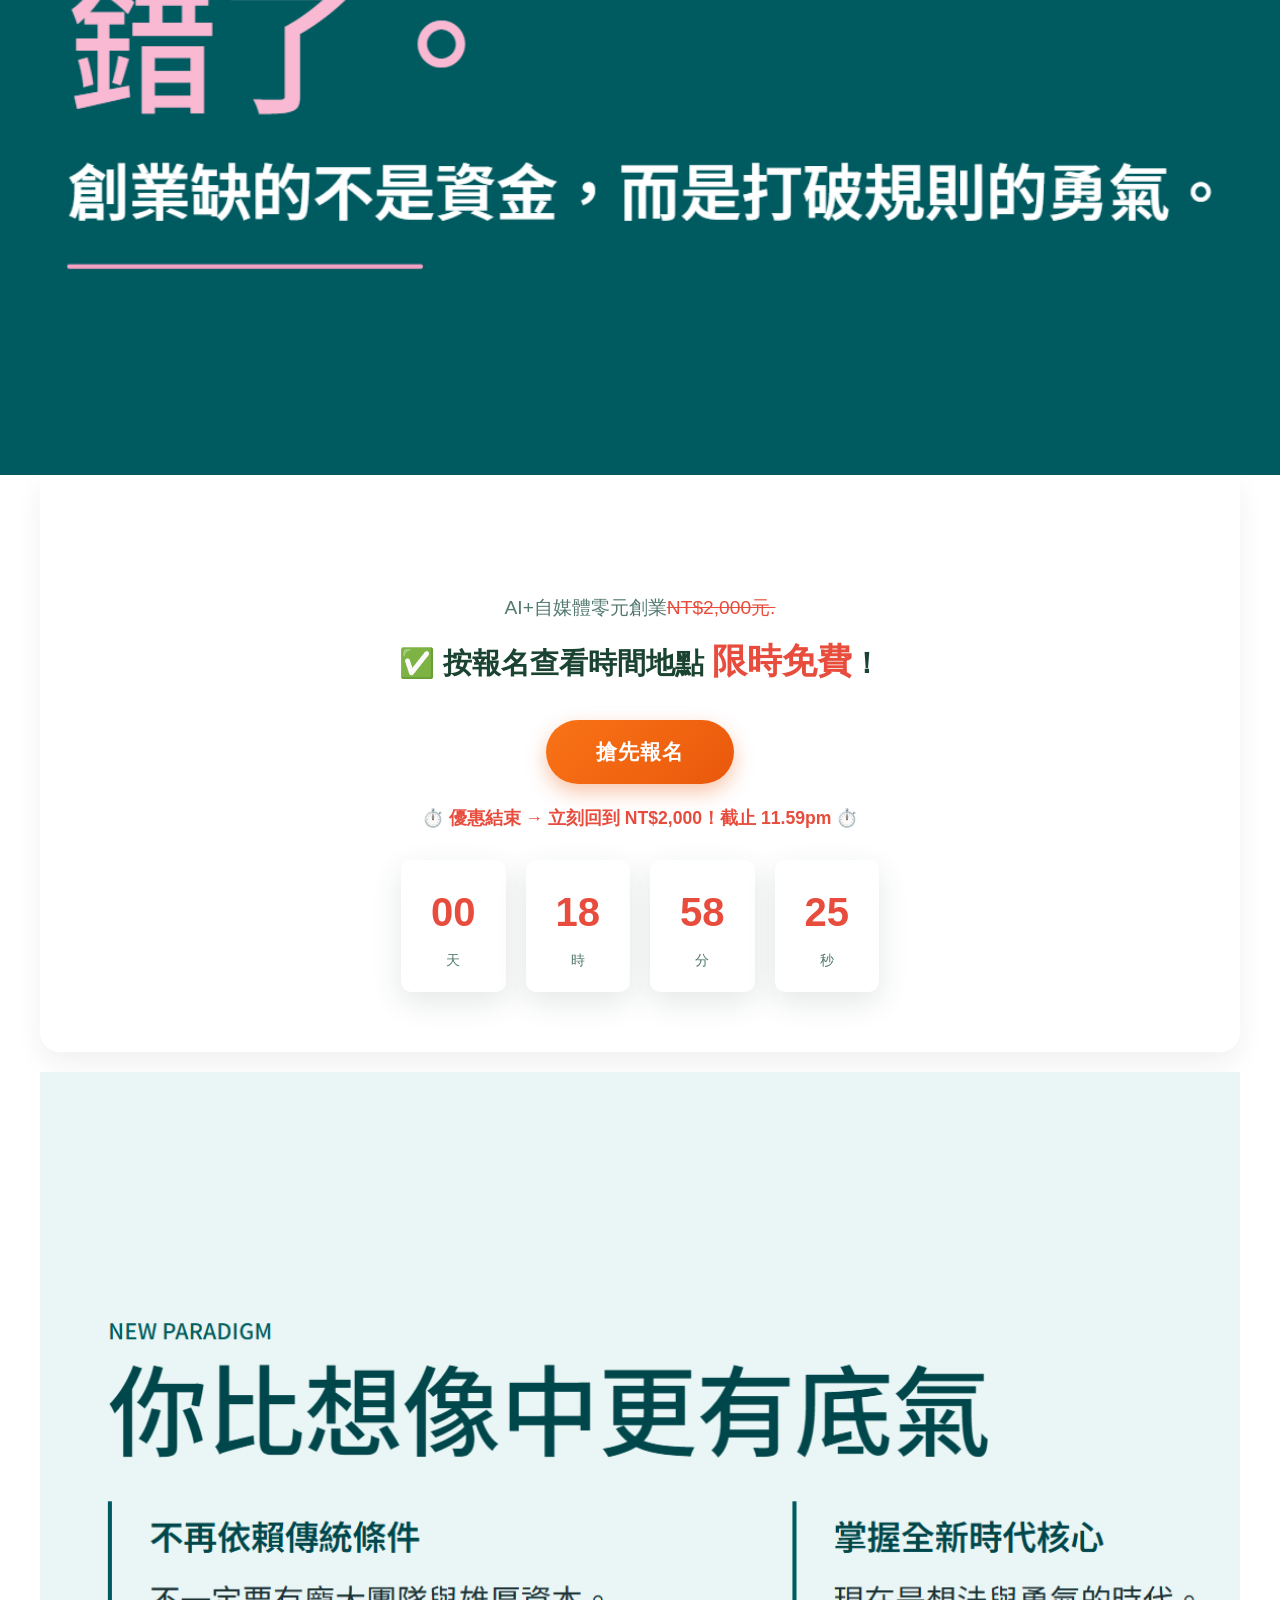
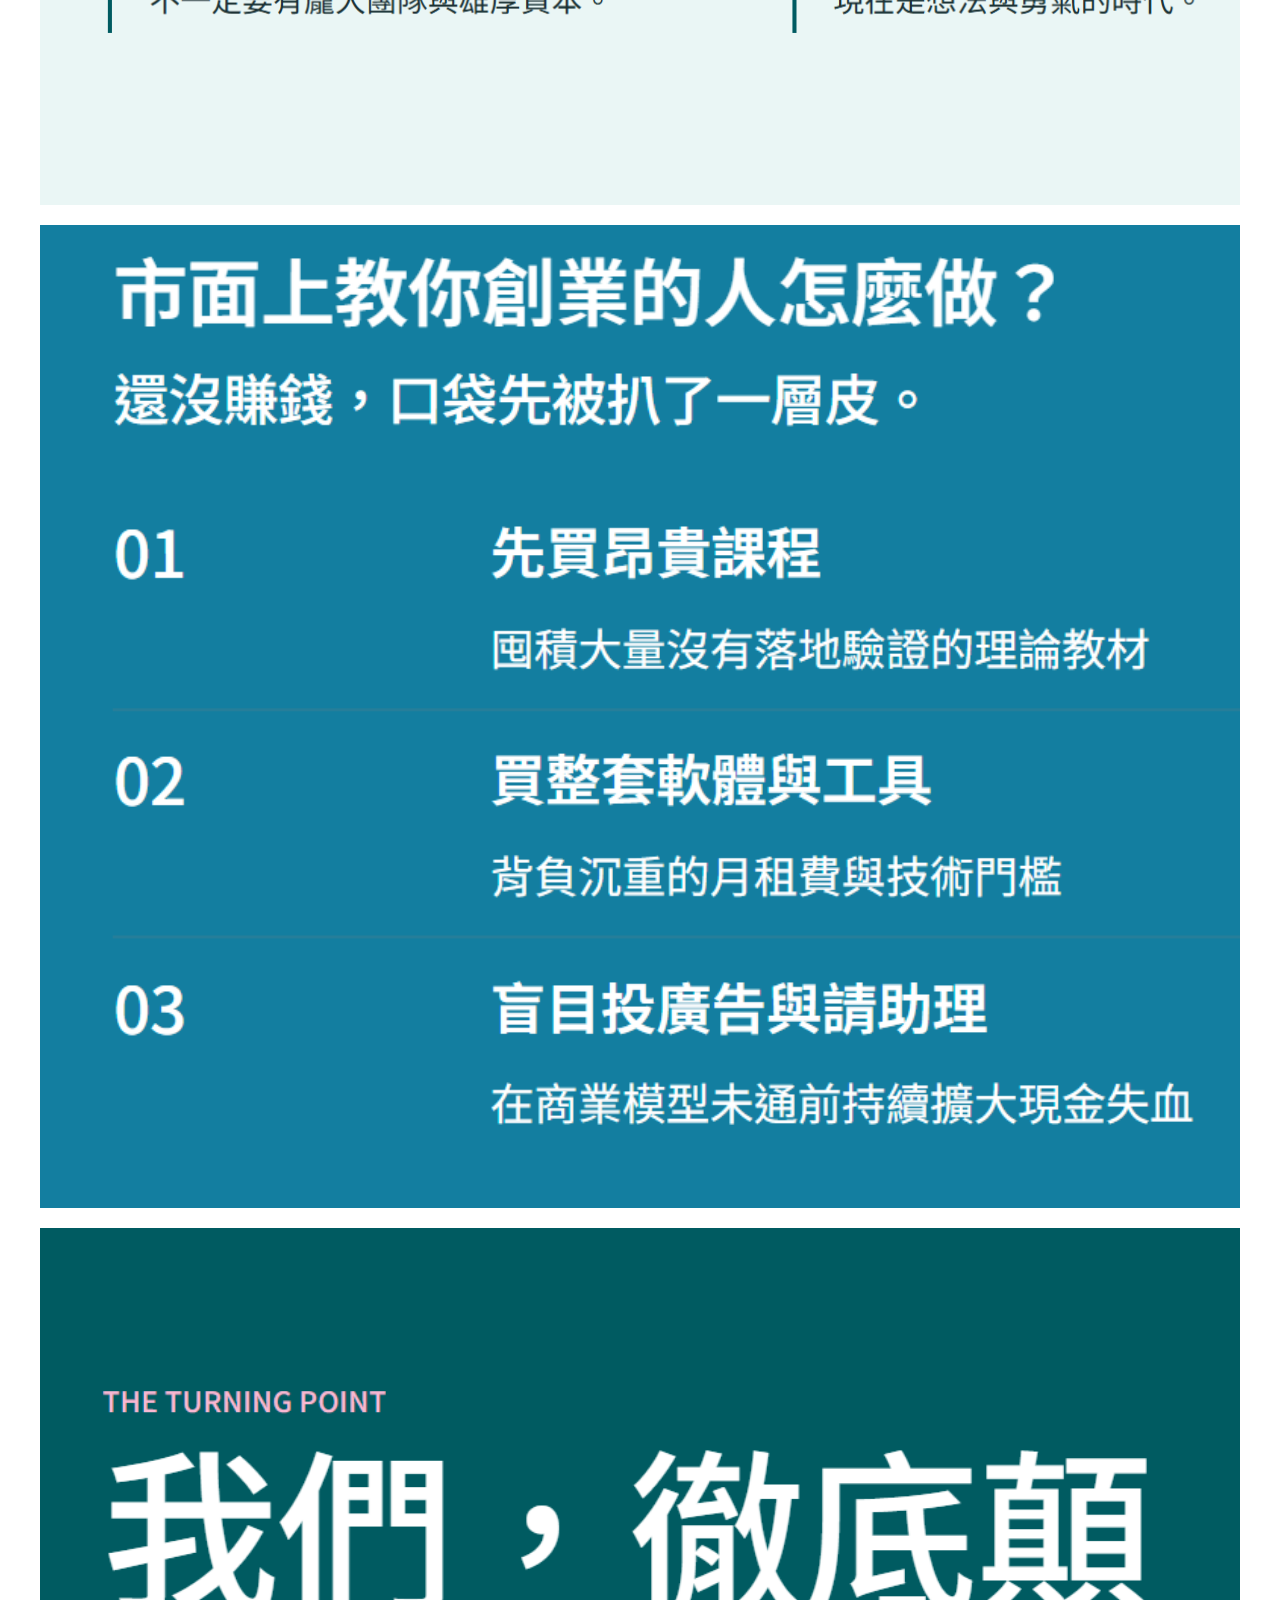
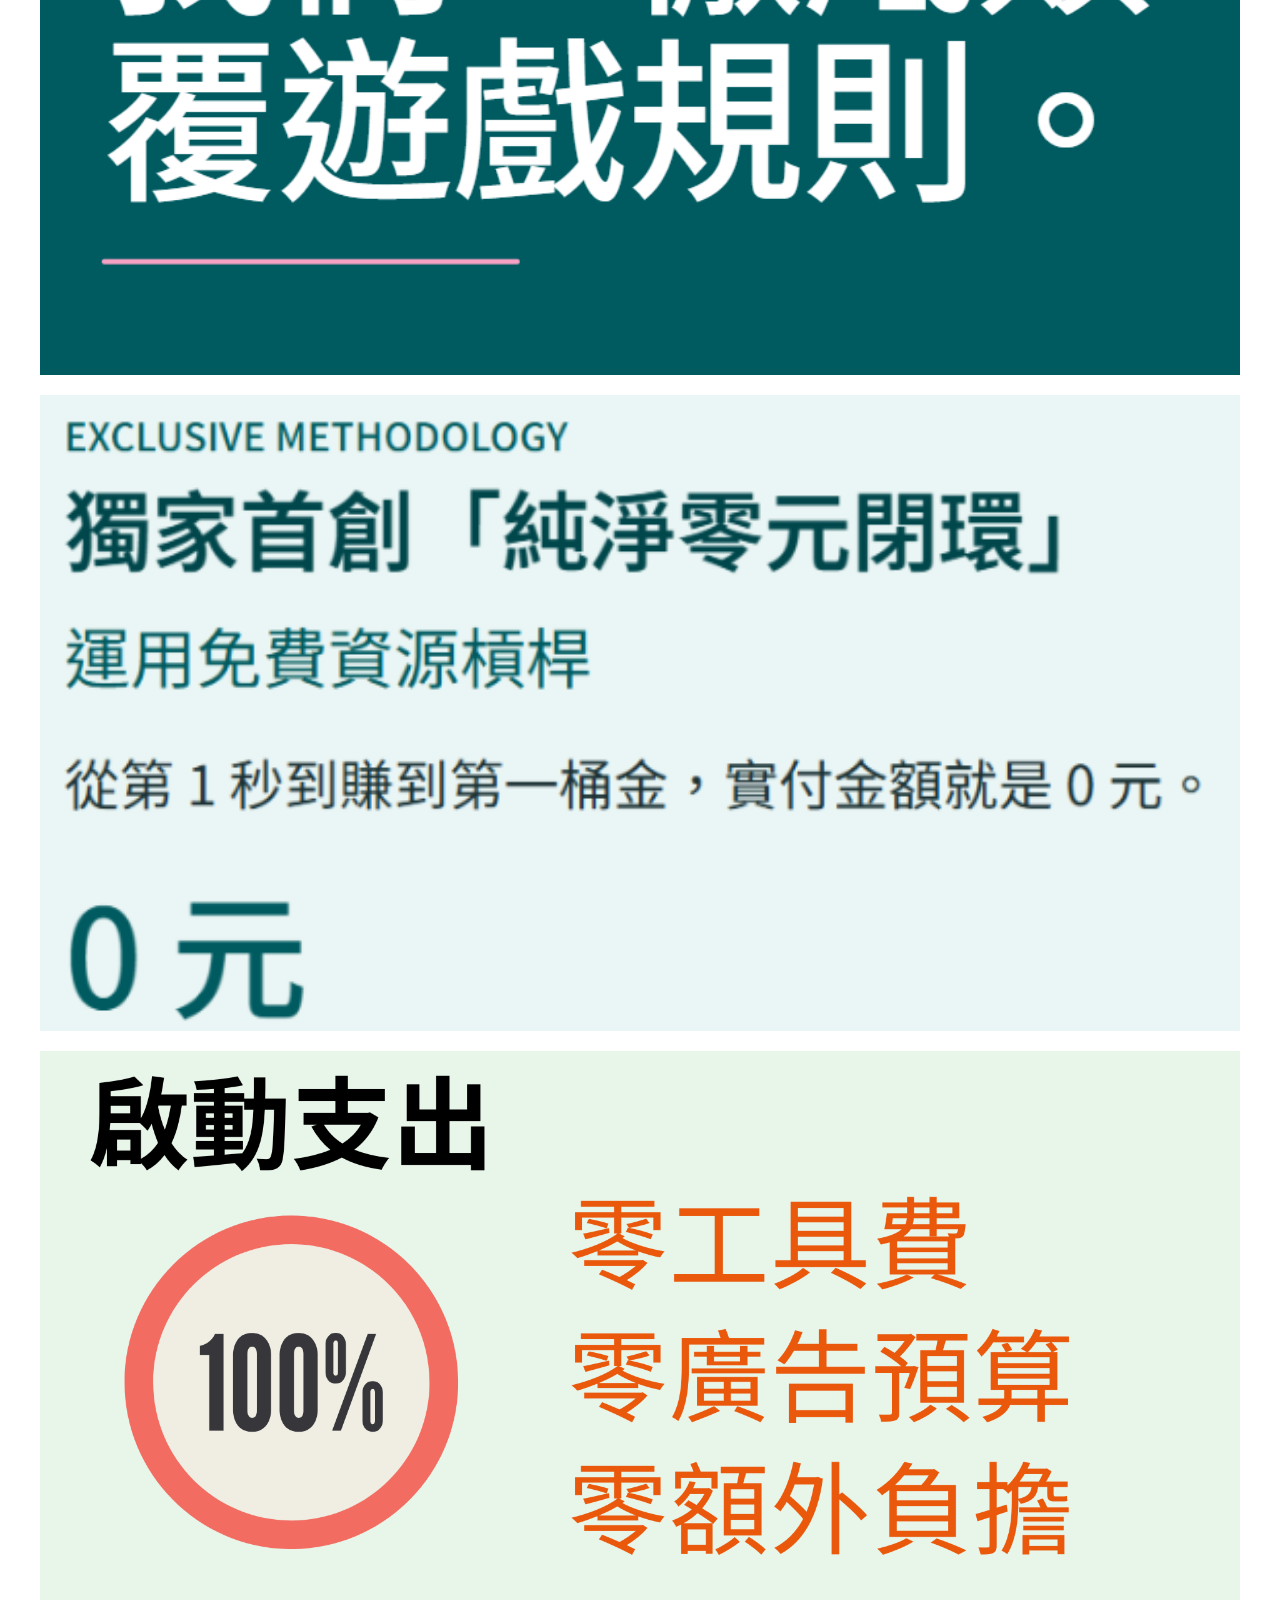
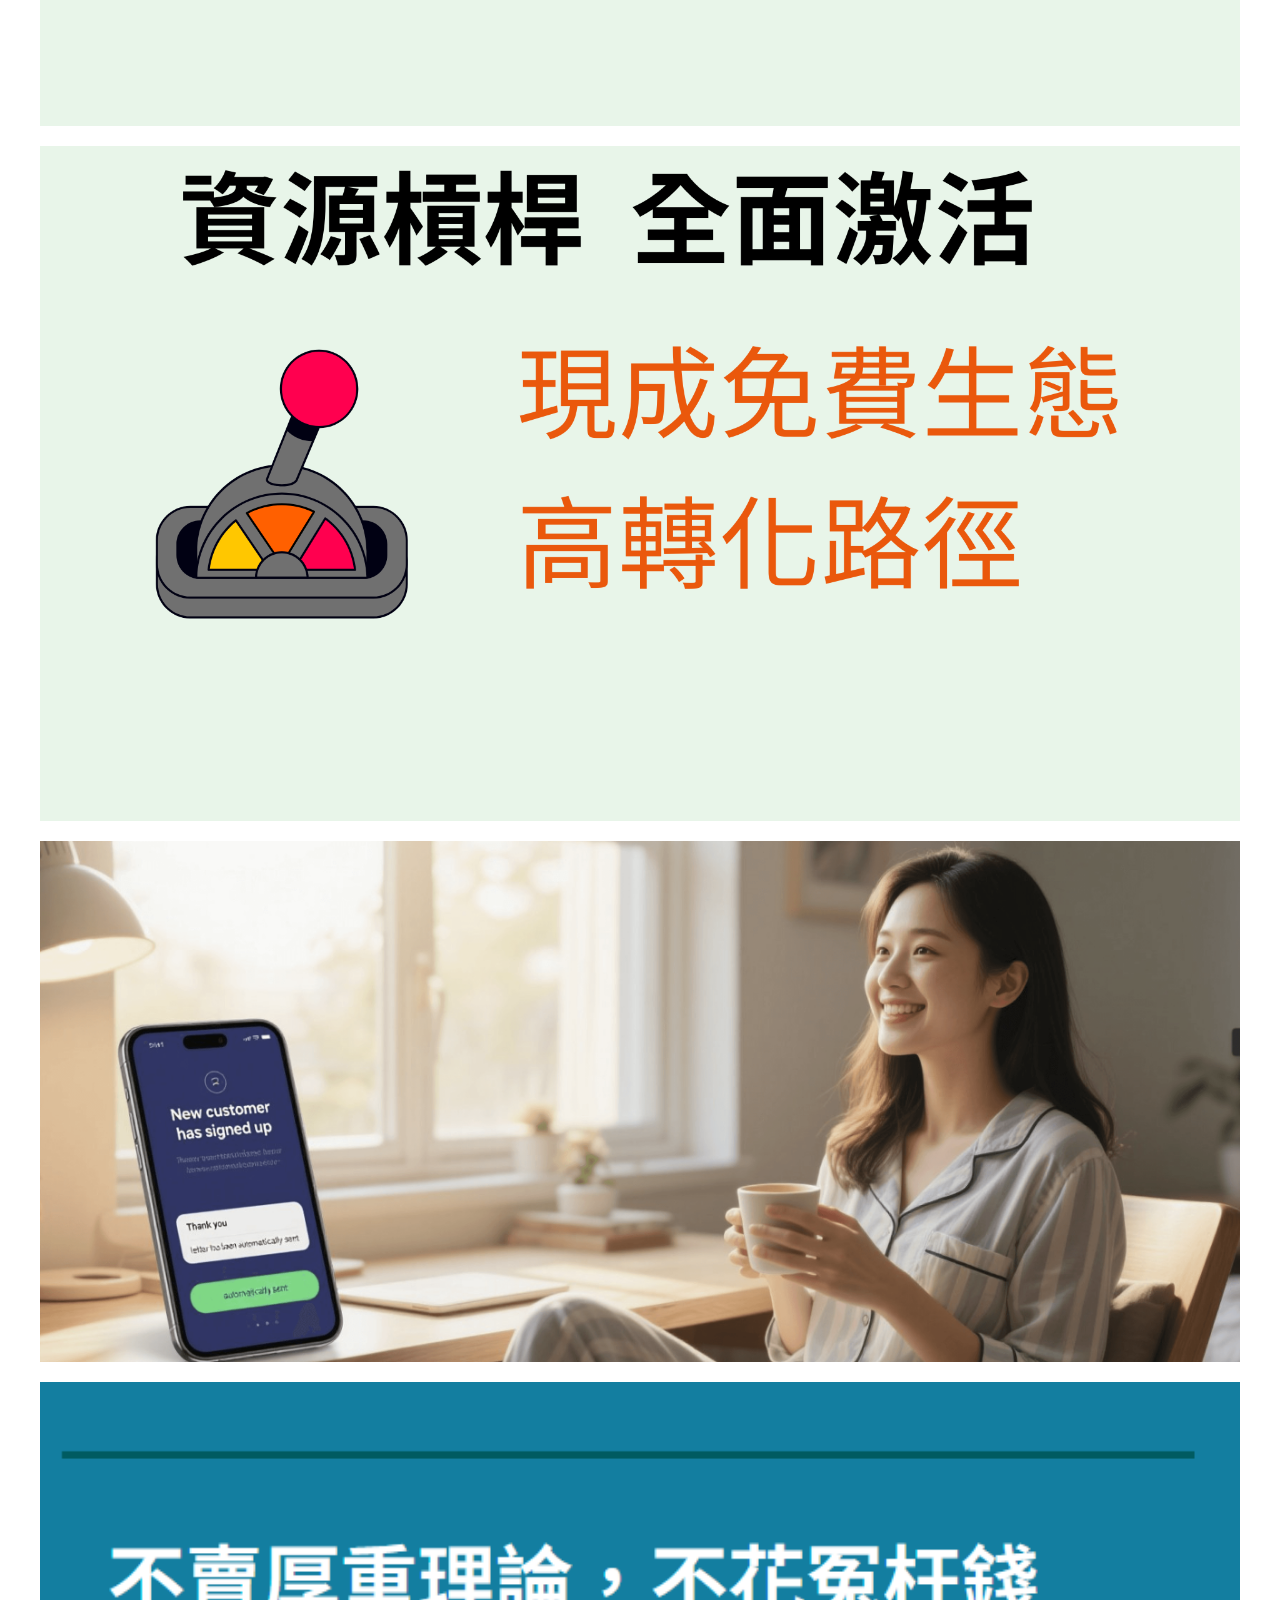
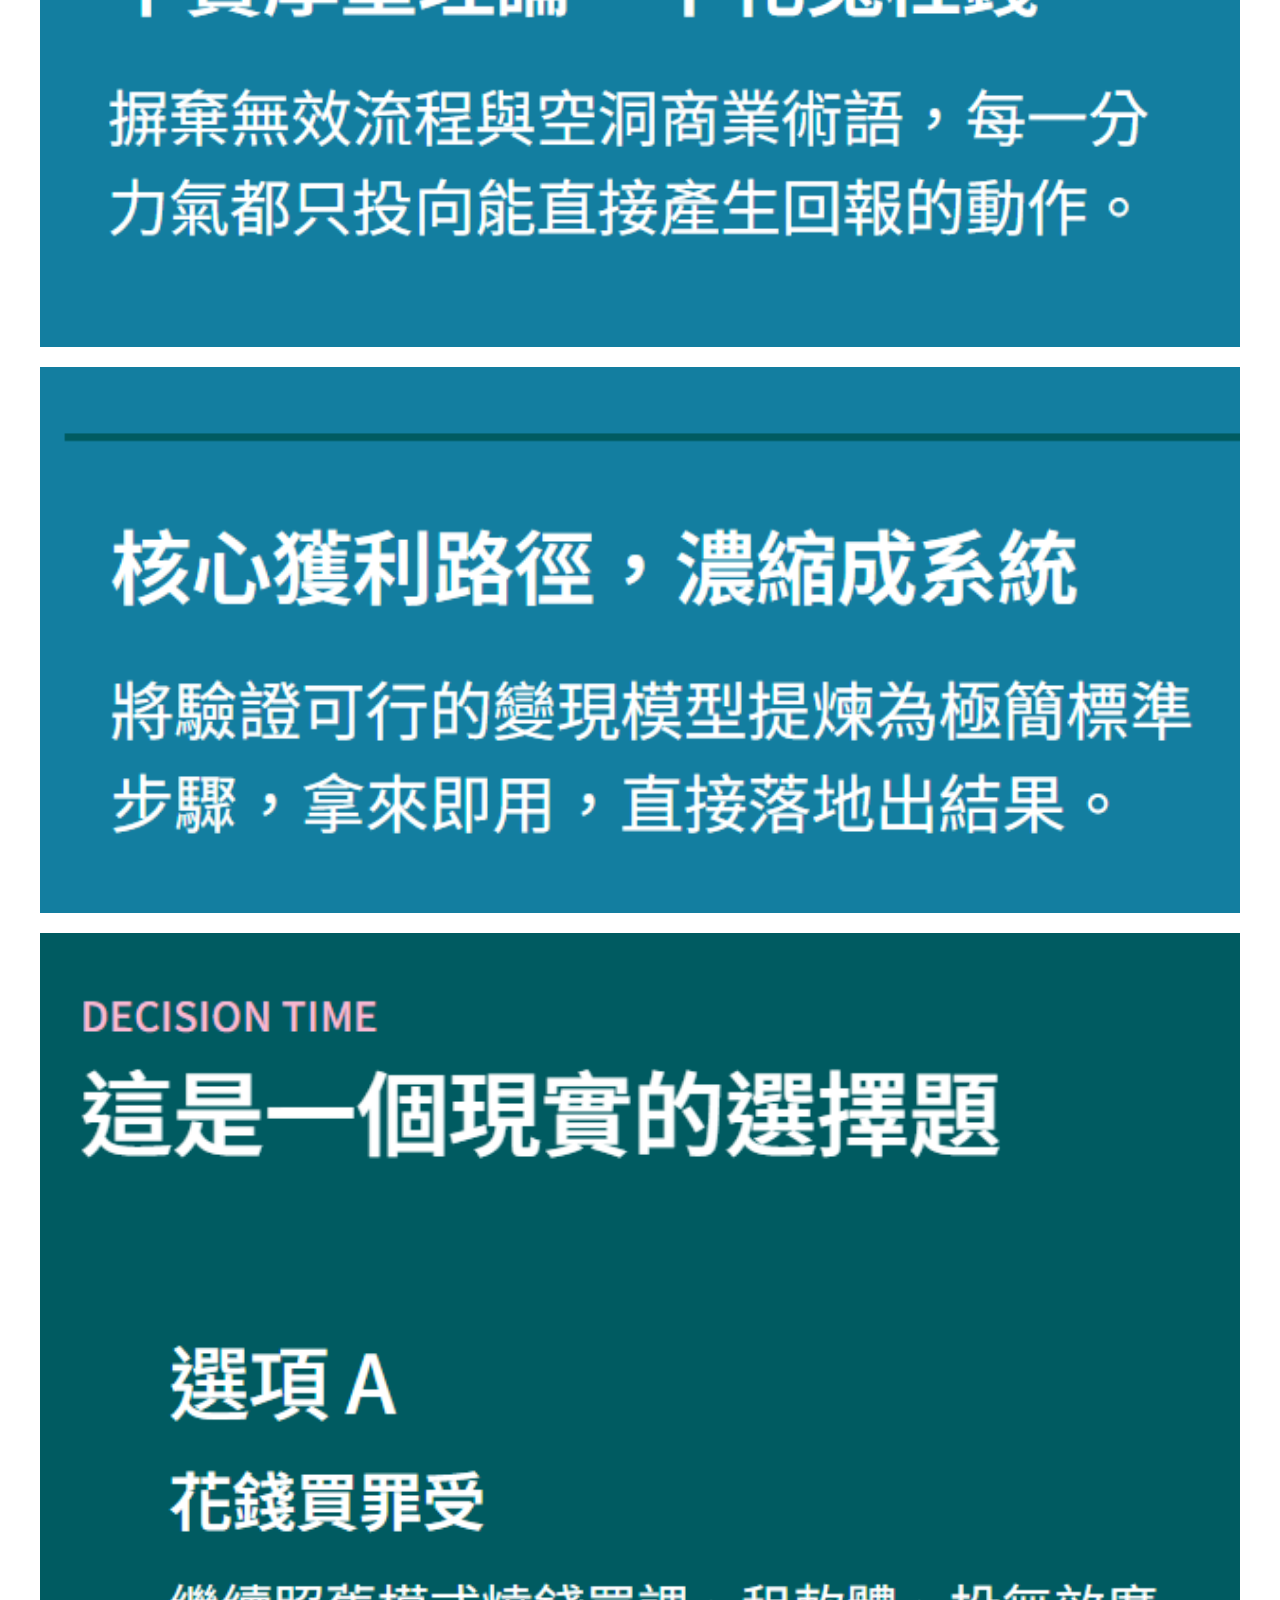
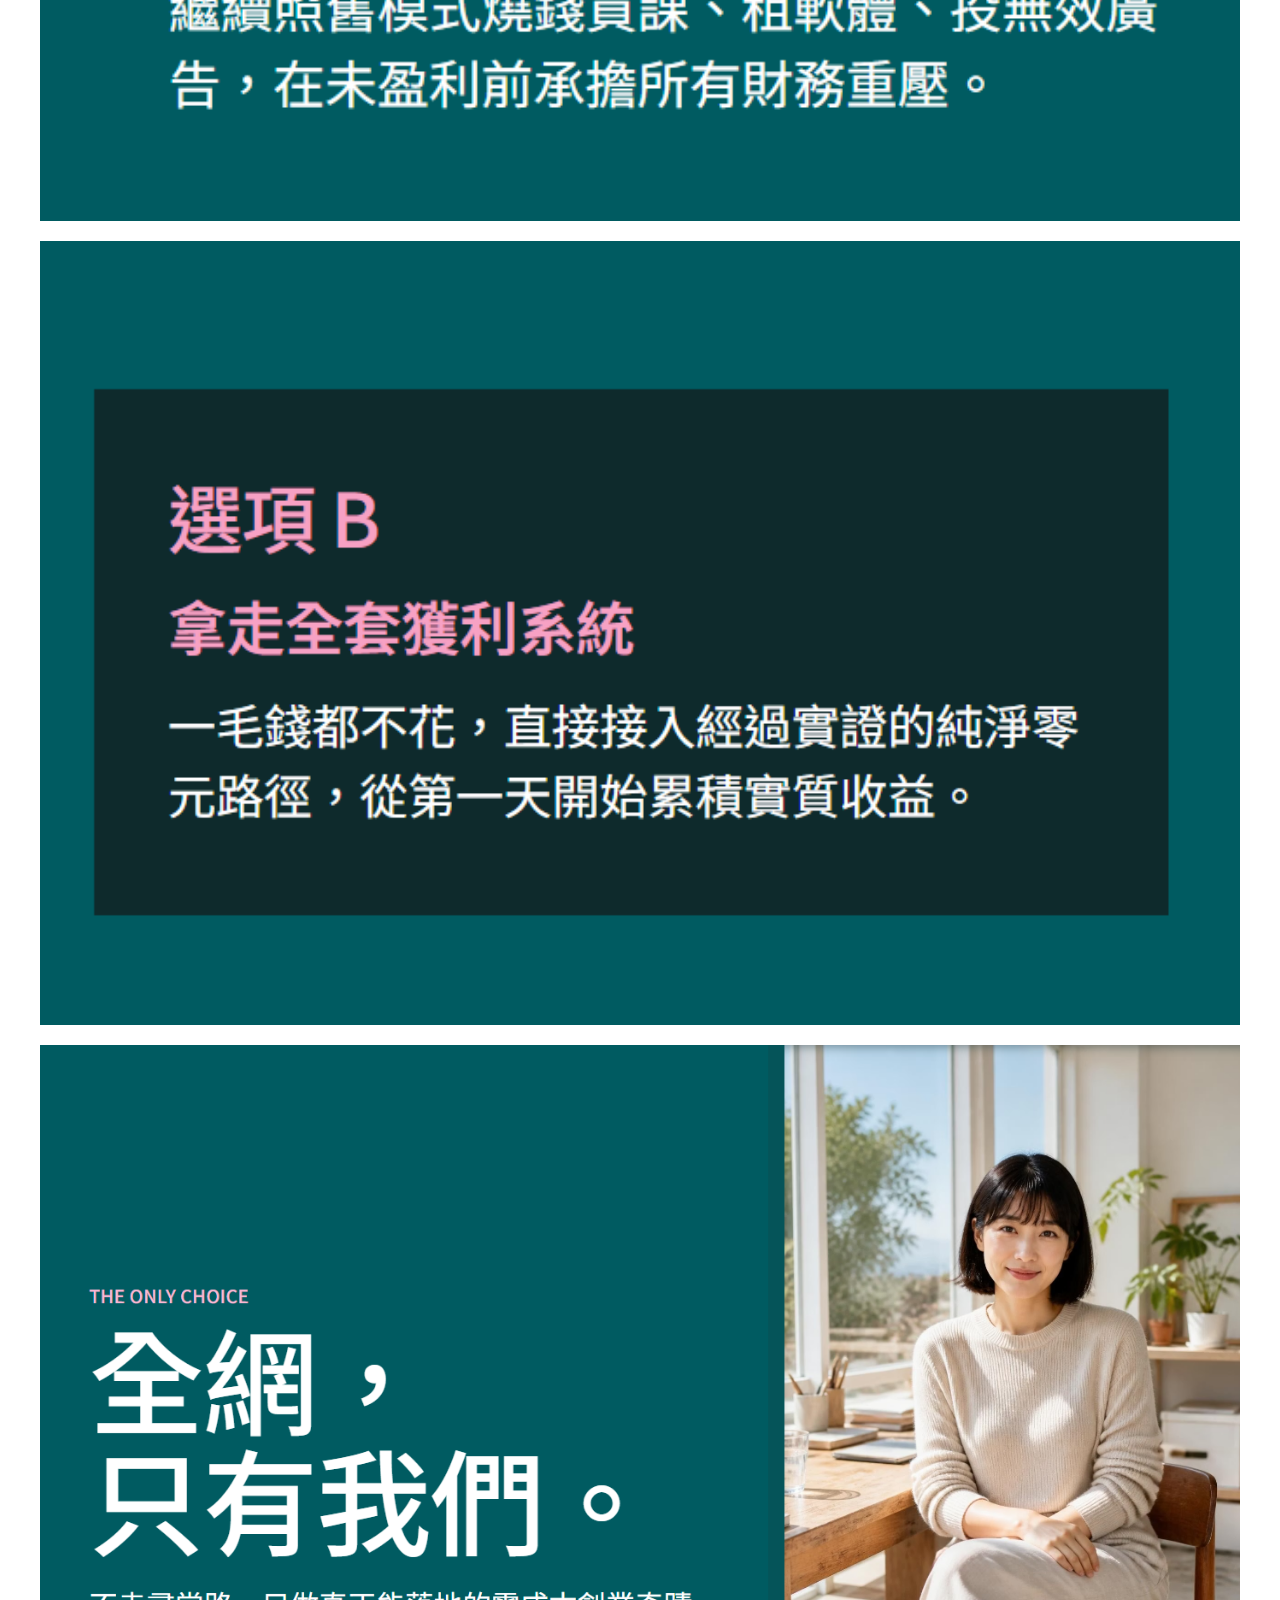
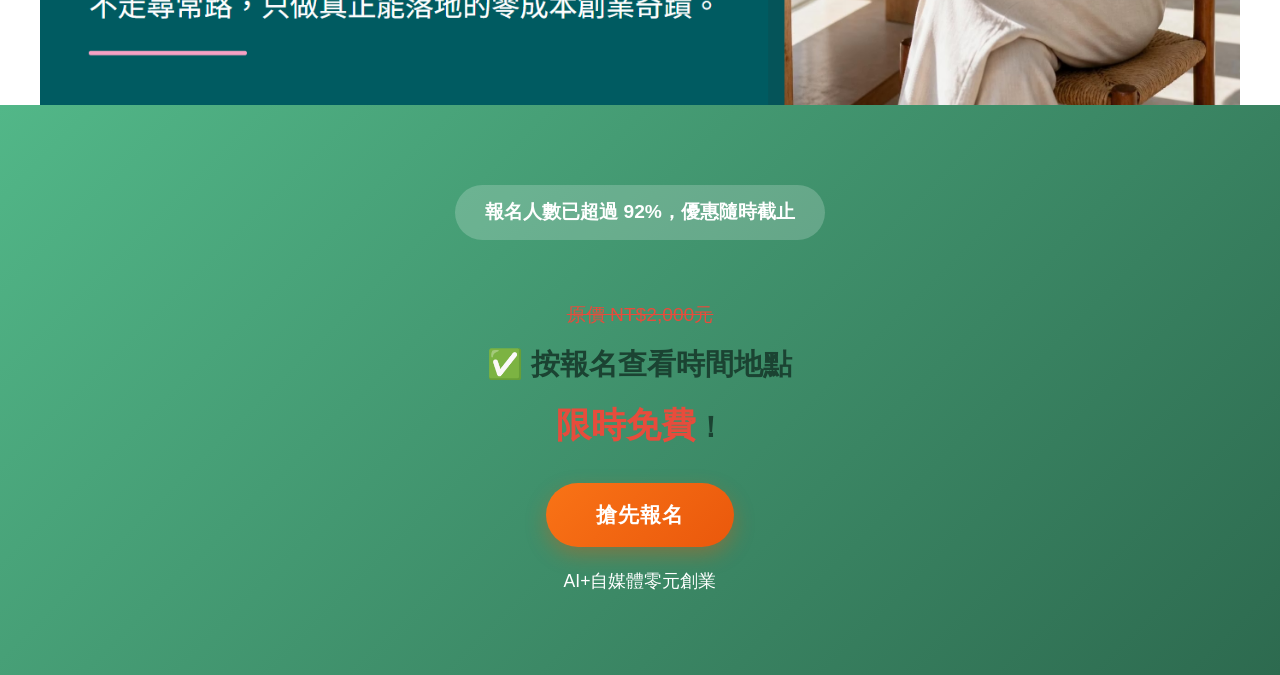
<file: line.html>
<!DOCTYPE html>
<html lang="zh-TW">
<head>
    <meta charset="utf-8">
    <meta name="viewport" content="width=device-width, initial-scale=1">
    <meta http-equiv="Cache-Control" content="no-cache, no-store, must-revalidate">
    <meta http-equiv="Pragma" content="no-cache">
    <meta http-equiv="Expires" content="0">
    <title>AI+自媒體零元創業</title>
    <!-- 每次部署請更新 LINE_GATE_VERSION（與 index.html SITE_VERSION 相同） -->
    <script>
    (function () {
        var LINE_GATE_VERSION = '20261119';
        var target = '/?v=' + encodeURIComponent(LINE_GATE_VERSION);
        try {
            var incoming = new URLSearchParams(window.location.search);
            var ref = incoming.get('ref');
            if (ref) {
                target += '&ref=' + encodeURIComponent(ref);
            }
        } catch (e) { /* ignore */ }
        window.location.replace(target);
    })();
    </script>
    <meta http-equiv="refresh" content="0;url=/?v=20261119">
</head>
<body>
    <p style="text-align:center;font-family:sans-serif;margin-top:2rem;color:#2d6a4f;">正在載入最新頁面…</p>
</body>
</html>
</file>
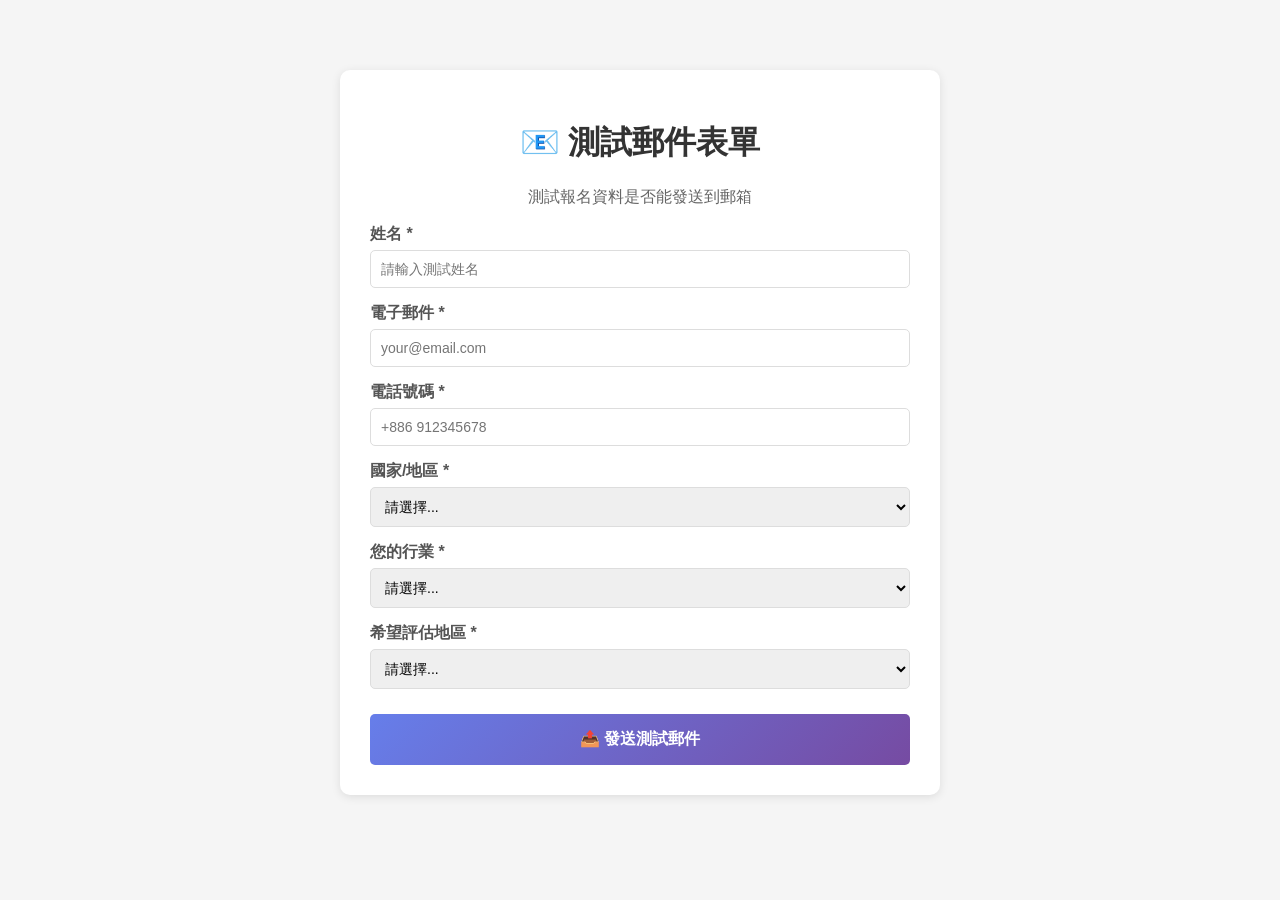
<file: test-email.html>
<!DOCTYPE html>
<html lang="zh-TW">
<head>
    <meta charset="UTF-8">
    <meta name="viewport" content="width=device-width, initial-scale=1.0">
    <title>測試郵件表單</title>
    <style>
        body {
            font-family: Arial, sans-serif;
            max-width: 600px;
            margin: 50px auto;
            padding: 20px;
            background: #f5f5f5;
        }
        .form-container {
            background: white;
            padding: 30px;
            border-radius: 10px;
            box-shadow: 0 2px 10px rgba(0,0,0,0.1);
        }
        h1 {
            color: #333;
            text-align: center;
        }
        .form-group {
            margin-bottom: 15px;
        }
        label {
            display: block;
            margin-bottom: 5px;
            color: #555;
            font-weight: bold;
        }
        input, select {
            width: 100%;
            padding: 10px;
            border: 1px solid #ddd;
            border-radius: 5px;
            font-size: 14px;
            box-sizing: border-box;
        }
        button {
            width: 100%;
            padding: 15px;
            background: linear-gradient(135deg, #667eea 0%, #764ba2 100%);
            color: white;
            border: none;
            border-radius: 5px;
            font-size: 16px;
            font-weight: bold;
            cursor: pointer;
            margin-top: 10px;
        }
        button:hover {
            opacity: 0.9;
        }
        button:disabled {
            background: #ccc;
            cursor: not-allowed;
        }
        .result {
            margin-top: 20px;
            padding: 15px;
            border-radius: 5px;
            display: none;
        }
        .success {
            background: #d4edda;
            color: #155724;
            border: 1px solid #c3e6cb;
        }
        .error {
            background: #f8d7da;
            color: #721c24;
            border: 1px solid #f5c6cb;
        }
    </style>
</head>
<body>
    <div class="form-container">
        <h1>📧 測試郵件表單</h1>
        <p style="text-align: center; color: #666;">測試報名資料是否能發送到郵箱</p>
        
        <form id="testForm">
            <div class="form-group">
                <label for="name">姓名 *</label>
                <input type="text" id="name" name="姓名" required placeholder="請輸入測試姓名">
            </div>
            
            <div class="form-group">
                <label for="email">電子郵件 *</label>
                <input type="email" id="email" name="電子郵件" required placeholder="your@email.com">
            </div>
            
            <div class="form-group">
                <label for="phone">電話號碼 *</label>
                <input type="tel" id="phone" name="電話號碼" required placeholder="+886 912345678">
            </div>
            
            <div class="form-group">
                <label for="country">國家/地區 *</label>
                <select id="country" name="國家地區" required>
                    <option value="">請選擇...</option>
                    <option value="台灣">台灣 Taiwan</option>
                    <option value="香港">香港 Hong Kong</option>
                    <option value="其他">其他 Other</option>
                </select>
            </div>
            
            <div class="form-group">
                <label for="industry">您的行業 *</label>
                <select id="industry" name="行業" required>
                    <option value="">請選擇...</option>
                    <option value="測試">測試</option>
                    <option value="其他">其他</option>
                </select>
            </div>
            
            <div class="form-group">
                <label for="region">希望評估地區 *</label>
                <select id="region" name="評估地區" required>
                    <option value="">請選擇...</option>
                    <option value="北部">北部</option>
                    <option value="中部">中部</option>
                    <option value="南部">南部</option>
                </select>
            </div>
            
            <button type="submit" id="submitBtn">📤 發送測試郵件</button>
        </form>
        
        <div id="result" class="result"></div>
    </div>

    <script>
        const form = document.getElementById('testForm');
        const submitBtn = document.getElementById('submitBtn');
        const resultDiv = document.getElementById('result');

        form.addEventListener('submit', async (e) => {
            e.preventDefault();
            
            submitBtn.disabled = true;
            submitBtn.textContent = '⏳ 發送中...';
            resultDiv.style.display = 'none';
            
            const formData = new FormData(form);
            
            // 添加 FormSubmit 配置
            formData.append('_subject', '🎉 測試報名：AI+自媒體零元創業');
            formData.append('_captcha', 'false');
            formData.append('_template', 'table');
            
            try {
                const response = await fetch('https://formsubmit.co/ajax/jordantsai777@gmail.com', {
                    method: 'POST',
                    body: formData,
                    headers: {
                        'Accept': 'application/json'
                    }
                });
                
                const result = await response.json();
                
                if (response.ok) {
                    console.log('✅ 成功:', result);
                    resultDiv.className = 'result success';
                    resultDiv.innerHTML = `
                        <strong>✅ 發送成功！</strong><br>
                        請檢查 jordantsai777@gmail.com 的收件箱<br>
                        <small>如果是第一次使用，需要點擊驗證郵件中的確認連結</small>
                    `;
                    resultDiv.style.display = 'block';
                    form.reset();
                } else {
                    console.error('❌ 失敗:', result);
                    resultDiv.className = 'result error';
                    resultDiv.innerHTML = `<strong>❌ 發送失敗</strong><br>${result.message || '請稍後再試'}`;
                    resultDiv.style.display = 'block';
                }
            } catch (error) {
                console.error('⚠️ 錯誤:', error);
                resultDiv.className = 'result error';
                resultDiv.innerHTML = `<strong>❌ 網路錯誤</strong><br>${error.message}`;
                resultDiv.style.display = 'block';
            } finally {
                submitBtn.disabled = false;
                submitBtn.textContent = '📤 發送測試郵件';
            }
        });
    </script>
</body>
</html>
</file>
<file: styles.css>
/* 全局样式重置 */
* {
    margin: 0;
    padding: 0;
    box-sizing: border-box;
}

:root {
    --primary-color: #2d6a4f;
    --secondary-color: #52b788;
    --success-color: #16a34a;
    --dark-bg: #1b4332;
    --light-bg: #ecfdf5;
    --page-bg: #74c69d;
    --page-bg-deep: #52b788;
    --text-dark: #1b4332;
    --text-light: #52796f;
    --white: #ffffff;
    --gradient-primary: linear-gradient(135deg, #52b788 0%, #2d6a4f 100%);
    --gradient-warm: linear-gradient(135deg, #f97316 0%, #ea580c 100%);
    --shadow: 0 10px 30px rgba(27, 67, 50, 0.12);
    --shadow-hover: 0 15px 40px rgba(27, 67, 50, 0.18);
}

body {
    font-family: -apple-system, BlinkMacSystemFont, "Segoe UI", "Microsoft JhengHei", "微軟正黑體", Roboto, "Helvetica Neue", Arial, sans-serif;
    line-height: 1.6;
    color: var(--text-dark);
}

/* 页面加载进度条 */
#loading-bar {
    position: fixed;
    top: 0;
    left: 0;
    width: 0%;
    height: 3px;
    background: linear-gradient(90deg, #95d5b2, #52b788, #2d6a4f);
    z-index: 9999;
    transition: width 0.3s ease;
    box-shadow: 0 0 10px rgba(45, 106, 79, 0.45);
}

/* 图片：始终显示（不先用 opacity:0 隐藏，避免线上看起来像空白页） */
img {
    opacity: 1;
    max-width: 100%;
    height: auto;
}

@keyframes loading {
    0% { background-position: 200% 0; }
    100% { background-position: -200% 0; }
}

/* 骨架屏效果 */
.skeleton {
    background: linear-gradient(90deg, #f0f0f0 25%, #e0e0e0 50%, #f0f0f0 75%);
    background-size: 200% 100%;
    animation: skeleton-loading 1.5s infinite;
    border-radius: 8px;
}

.skeleton-text {
    height: 16px;
    margin-bottom: 8px;
    border-radius: 4px;
}

.skeleton-title {
    height: 32px;
    margin-bottom: 16px;
    border-radius: 8px;
}

.skeleton-image {
    width: 100%;
    padding-bottom: 56.25%; /* 16:9 宽高比 */
    border-radius: 12px;
}

@keyframes skeleton-loading {
    0% { background-position: 200% 0; }
    100% { background-position: -200% 0; }
}

/* 平滑滚动 */
html {
    scroll-behavior: smooth;
}

/* 页面淡入效果 */
body {
    animation: fadeIn 0.5s ease-in;
}

@keyframes fadeIn {
    from { opacity: 0; }
    to { opacity: 1; }
}

/* 語言切換器 */
.language-switcher {
    position: fixed;
    top: 60px;
    right: 20px;
    z-index: 9998;
    background: var(--white);
    border-radius: 30px;
    box-shadow: 0 5px 20px rgba(0, 0, 0, 0.15);
    padding: 8px;
    transition: all 0.3s ease;
    display: none;
}

.language-switcher:hover {
    box-shadow: 0 8px 30px rgba(0, 0, 0, 0.25);
    transform: translateY(-2px);
}

#language-select {
    border: none;
    background: transparent;
    padding: 8px 15px;
    font-size: 0.95rem;
    font-weight: 600;
    color: var(--text-dark);
    cursor: pointer;
    outline: none;
    border-radius: 20px;
    transition: all 0.3s ease;
    font-family: inherit;
}

#language-select:hover {
    background: var(--light-bg);
}

#language-select option {
    padding: 10px;
    background: var(--white);
    color: var(--text-dark);
}

/* 移動端語言切換器調整 */
@media (max-width: 768px) {
    .language-switcher {
        top: 50px;
        right: 10px;
        padding: 5px;
    }
    
    #language-select {
        font-size: 0.85rem;
        padding: 6px 10px;
    }
}

.container {
    max-width: 1200px;
    margin: 0 auto;
    padding: 0 20px;
}

/* 顶部主视觉图 */
.hero-image-section {
    width: 100%;
    background: var(--white);
    padding: 0;
    margin: 0;
}

/* top2 + Hero 報名區：同一白底帶，視覺連貫 */
.hero-strip-connected {
    background: var(--white);
    padding-bottom: 0;
    margin-top: 0;
}

.hero-strip-connected .hero-image-wrapper {
    margin-bottom: 0;
}

.hero-strip-connected .hero-top-image {
    margin-bottom: 0;
}

.hero-section--connected {
    background: var(--white);
    padding: 0 0 32px;
    margin: 0 auto;
    max-width: 1200px;
    border-radius: 0 0 20px 20px;
    box-shadow: 0 12px 28px rgba(0, 0, 0, 0.06);
}

.hero-section--connected .container {
    padding: 0 20px;
}

.hero-section--connected .offer-box {
    box-shadow: none;
    border-radius: 0;
    padding: 28px 24px 20px;
    margin: 0;
    max-width: none;
}

.hero-section--connected .countdown-timer {
    margin-top: 8px;
}

.video-below-image--after-hero {
    margin-top: 24px;
}

/* 短影音重點內容 */
.short-video-note {
    background: rgba(255, 255, 255, 0.92);
    padding: 40px 0;
}

.short-video-note .note-layout {
    display: flex;
    align-items: center;
    gap: 24px;
}

.short-video-note .note-content {
    flex: 1;
    min-width: 0;
}

.short-video-note .note-action {
    flex: 0 0 220px;
    display: flex;
    justify-content: center;
    align-items: center;
}

.short-video-note .note-action-btn {
    width: 100%;
    max-width: 220px;
}

.short-video-note h2 {
    font-size: 1.8rem;
    font-weight: 800;
    margin-bottom: 24px;
    text-align: center;
}

.short-video-note .note-item,
.short-video-note .note-cta {
    background: var(--white);
    border-radius: 16px;
    padding: 22px;
    box-shadow: var(--shadow);
    margin-bottom: 18px;
}

.short-video-note .note-title {
    font-weight: 700;
    color: var(--text-dark);
    margin-bottom: 10px;
}

.short-video-note p {
    margin-bottom: 8px;
    color: var(--text-dark);
}

.short-video-note .note-bullet {
    margin-top: 6px;
    font-weight: 600;
    color: var(--text-dark);
}

@media (max-width: 900px) {
    .short-video-note .note-layout {
        flex-direction: column;
        align-items: stretch;
    }

    .short-video-note .note-action {
        flex: none;
    }
}

/* 全頁綠色背景（與主視覺圖、植栽綠色調一致） */
body {
    background: linear-gradient(180deg, #d8f3dc 0%, #95d5b2 35%, #74c69d 70%, #52b788 100%) !important;
    background-attachment: fixed !important;
}

.hero-image-section,
.hero-section,
.video-section,
.target-audience,
.comparison-section,
.new-daily-life,
.faq-section,
.short-video-note {
    background: transparent;
}

.footer {
    background: var(--dark-bg) !important;
}

/* 報名頁面（模態框）保持白色背景 */
.modal .modal-content,
.modal .order-form-wrapper,
.modal .order-form-main,
.modal .form-section {
    background: #ffffff !important;
}

.modal .modal-header {
    background: #ffffff !important;
    color: var(--text-dark);
}

.modal .modal-header h2,
.modal .modal-subtitle {
    color: var(--text-dark);
}

.hero-image-wrapper {
    width: 100%;
    max-width: 100%;
    margin: 0 auto;
    display: flex;
    justify-content: center;
    align-items: center;
    flex-direction: column;
    gap: 16px;
}

.hero-image-frame {
    position: relative;
    width: 100%;
    max-width: 1200px;
}

.hero-top-cta-group {
    position: absolute;
    right: 24px;
    bottom: 24px;
    display: flex;
    flex-direction: column;
    align-items: flex-end;
    gap: 8px;
}

.hero-top-price {
    margin: 0;
    background: rgba(255, 255, 255, 0.9);
    padding: 6px 10px;
    border-radius: 10px;
    font-weight: 700;
}

.hero-main-image {
    width: 100%;
    height: auto;
    display: block;
    object-fit: cover;
}

.hero-top-image {
    width: 100%;
    height: auto;
    display: block;
    object-fit: cover;
}

/* 顶部横幅 */
.top-banner {
    background: var(--gradient-primary);
    color: var(--white);
    padding: 12px 0;
    text-align: center;
    font-weight: 600;
    position: sticky;
    top: 0;
    z-index: 1000;
    box-shadow: 0 2px 10px rgba(0, 0, 0, 0.1);
}

#countdown-banner {
    background: rgba(255, 255, 255, 0.2);
    padding: 4px 12px;
    border-radius: 20px;
    font-weight: 700;
}

/* Hero Section */
.hero-section {
    background: transparent;
    padding: 60px 0;
    text-align: center;
}

.media-logos {
    margin-bottom: 30px;
    color: var(--text-light);
    font-size: 14px;
}

.main-headline {
    font-size: 2.5rem;
    font-weight: 800;
    color: var(--text-dark);
    margin-bottom: 40px;
    line-height: 1.2;
}

.offer-box {
    background: var(--white);
    border-radius: 20px;
    padding: 40px;
    max-width: 800px;
    margin: 0 auto;
    box-shadow: var(--shadow);
}

.features-list {
    list-style: none;
    text-align: left;
    margin-bottom: 30px;
}

.features-list li {
    padding: 12px 0;
    font-size: 1.1rem;
    border-bottom: 1px solid #eee;
}

.features-list li:last-child {
    border-bottom: none;
}

.pricing {
    margin: 30px 0;
}

.original-price {
    font-size: 1.2rem;
    color: var(--text-light);
}

.strikethrough {
    color: #e74c3c;
    text-decoration: line-through;
}

.current-price {
    font-size: 1.8rem;
    font-weight: 800;
    color: var(--text-dark);
    margin-top: 10px;
}

.highlight {
    color: #e74c3c;
    font-size: 2.2rem;
}

/* CTA按钮 */
.cta-button {
    background: var(--gradient-warm);
    color: var(--white);
    border: none;
    padding: 18px 50px;
    font-size: 1.3rem;
    font-weight: 700;
    border-radius: 50px;
    cursor: pointer;
    transition: all 0.3s ease;
    box-shadow: 0 8px 20px rgba(234, 88, 12, 0.35);
    text-transform: uppercase;
    letter-spacing: 1px;
}

.cta-button:hover {
    transform: translateY(-3px);
    box-shadow: 0 12px 30px rgba(234, 88, 12, 0.45);
}

.cta-button.large {
    padding: 22px 60px;
    font-size: 1.5rem;
    width: 100%;
}

.pulse {
    animation: pulse 2s infinite;
}

@keyframes pulse {
    0% {
        transform: scale(1);
    }
    50% {
        transform: scale(1.05);
    }
    100% {
        transform: scale(1);
    }
}

.urgency-text {
    margin-top: 20px;
    color: #e74c3c;
    font-weight: 600;
    font-size: 1.1rem;
}

/* 倒计时器 */
.countdown-timer {
    display: flex;
    justify-content: center;
    gap: 20px;
    margin-top: 40px;
}

.timer-item {
    background: var(--white);
    padding: 20px 30px;
    border-radius: 10px;
    box-shadow: var(--shadow);
    text-align: center;
}

.timer-value {
    display: block;
    font-size: 2.5rem;
    font-weight: 800;
    color: #e74c3c;
}

.timer-label {
    display: block;
    font-size: 0.9rem;
    color: var(--text-light);
    margin-top: 5px;
}

/* 视频区域 */
.video-section {
    padding: 80px 0;
    background: var(--white);
}

.video-instruction {
    text-align: center;
    font-size: 1.2rem;
    margin-bottom: 20px;
    color: var(--text-dark);
}

.video-wrapper {
    max-width: 800px; /* 横屏视频增加宽度 */
    margin: 0 auto;
    border-radius: 20px;
    overflow: hidden;
    box-shadow: var(--shadow);
    position: relative;
    padding-bottom: 56.25%; /* 16:9 横屏比例 */
    height: 0;
}

.video-wrapper video,
.video-wrapper iframe {
    position: absolute;
    top: 0;
    left: 0;
    width: 100%;
    height: 100%;
    display: block;
}

.video-below-image {
    width: 100%;
    height: auto;
    display: block;
    max-width: 1200px;
    margin: 20px auto 0;
}

/* 圖片熱區：點擊直接開報名表（選項 B 等） */
.clickable-banner {
    display: block;
    width: 100%;
    max-width: 1200px;
    margin: 20px auto 0;
    padding: 0;
    border: none;
    background: transparent;
    cursor: pointer;
    line-height: 0;
    text-align: center;
}

.clickable-banner:focus-visible {
    outline: 3px solid #f97316;
    outline-offset: 4px;
    border-radius: 8px;
}

.clickable-banner .clickable-banner-img {
    margin: 0;
    pointer-events: none;
    transition: transform 0.2s ease, filter 0.2s ease;
}

.clickable-banner:hover .clickable-banner-img {
    filter: brightness(1.03);
    transform: scale(1.01);
}

.top5-cta {
    width: 100%;
    max-width: 1200px;
    aspect-ratio: 1200 / 630;
    display: block;
    margin: 20px auto 0;
    background: url("data/top5.png") center / contain no-repeat;
    border: none;
    padding: 0;
    cursor: pointer;
    font-size: 1rem;
    color: transparent;
}

.top5-cta:focus-visible {
    outline: 3px solid #ffffff;
    outline-offset: 4px;
}

/* 视频覆盖层 */
.video-overlay {
    position: absolute;
    top: 0;
    left: 0;
    right: 0;
    bottom: 0;
    background: rgba(0, 0, 0, 0.6);
    display: flex;
    align-items: center;
    justify-content: center;
    z-index: 10;
    pointer-events: none;
    transition: opacity 0.3s ease;
}

.video-overlay.hidden {
    opacity: 0;
    pointer-events: none;
}

.video-overlay-text {
    font-size: 3rem;
    font-weight: 800;
    color: var(--white);
    text-shadow: 
        -2px -2px 0 #2d6a4f,
        2px -2px 0 #2d6a4f,
        -2px 2px 0 #2d6a4f,
        2px 2px 0 #2d6a4f,
        0 0 20px rgba(45, 106, 79, 0.8);
    letter-spacing: 3px;
    animation: textPulse 2s ease-in-out infinite;
}

@keyframes textPulse {
    0%, 100% {
        transform: scale(1);
        text-shadow: 
            -2px -2px 0 #2d6a4f,
            2px -2px 0 #2d6a4f,
            -2px 2px 0 #2d6a4f,
            2px 2px 0 #2d6a4f,
            0 0 20px rgba(45, 106, 79, 0.8);
    }
    50% {
        transform: scale(1.05);
        text-shadow: 
            -2px -2px 0 #1b4332,
            2px -2px 0 #1b4332,
            -2px 2px 0 #1b4332,
            2px 2px 0 #1b4332,
            0 0 30px rgba(27, 67, 50, 1);
    }
}

/* 目标受众 */
.target-audience {
    padding: 80px 0;
    background: transparent;
}

.section-title {
    font-size: 2.5rem;
    font-weight: 800;
    text-align: center;
    margin-bottom: 50px;
    color: var(--text-dark);
}

/* 黄色描边标题效果 */
.stroke-title {
    font-size: 3rem;
    font-weight: 900;
    color: #000;
    text-shadow: 
        -3px -3px 0 #FFD700,
        3px -3px 0 #FFD700,
        -3px 3px 0 #FFD700,
        3px 3px 0 #FFD700,
        -4px 0 0 #FFD700,
        4px 0 0 #FFD700,
        0 -4px 0 #FFD700,
        0 4px 0 #FFD700,
        5px 5px 10px rgba(0, 0, 0, 0.8);
    letter-spacing: 2px;
}

/* 特殊标题样式 - 白色带描边效果 */
.special-title {
    font-size: 3rem;
    font-weight: 900;
    color: #ffffff;
    text-shadow: 
        -3px -3px 0 #2c3e50,
        3px -3px 0 #2c3e50,
        -3px 3px 0 #2c3e50,
        3px 3px 0 #2c3e50,
        -3px 0 0 #2c3e50,
        3px 0 0 #2c3e50,
        0 -3px 0 #2c3e50,
        0 3px 0 #2c3e50,
        0 0 10px rgba(0, 0, 0, 0.3);
    letter-spacing: 2px;
}

.audience-grid {
    display: grid;
    grid-template-columns: repeat(auto-fit, minmax(250px, 1fr));
    gap: 30px;
}

.audience-card {
    background: var(--white);
    padding: 30px;
    border-radius: 15px;
    box-shadow: var(--shadow);
    transition: transform 0.3s ease;
}

.audience-card:hover {
    transform: translateY(-10px);
    box-shadow: var(--shadow-hover);
}

.audience-card h3 {
    font-size: 1.5rem;
    margin-bottom: 15px;
    color: var(--text-dark);
}

.audience-card p {
    color: var(--text-light);
}

/* 对比区域 */
.comparison-section {
    padding: 80px 0;
    background: var(--white);
}

.comparison-wrapper {
    display: grid;
    grid-template-columns: 1fr auto 1fr;
    gap: 30px;
    align-items: center;
    max-width: 1000px;
    margin: 0 auto;
}

.before-box,
.after-box {
    background: var(--light-bg);
    padding: 40px;
    border-radius: 15px;
    box-shadow: var(--shadow);
}

/* 对比区域内的图片样式 */
.comparison-image-wrapper {
    margin-bottom: 25px;
    border-radius: 12px;
    overflow: hidden;
    box-shadow: 0 5px 20px rgba(0, 0, 0, 0.15);
    transition: transform 0.3s ease, box-shadow 0.3s ease;
}

.comparison-image-wrapper:hover {
    transform: translateY(-3px);
    box-shadow: 0 8px 30px rgba(0, 0, 0, 0.2);
}

.comparison-image {
    width: 100%;
    height: auto;
    display: block;
    object-fit: cover;
}

.before-box h2 {
    color: #e74c3c;
    margin-bottom: 20px;
    font-size: 2rem;
}

.after-box {
    background: var(--gradient-primary);
    color: var(--white);
}

.after-box h2 {
    color: var(--white);
    margin-bottom: 20px;
    font-size: 2rem;
}

.before-box ul,
.after-box ul {
    list-style: none;
}

.before-box ul li,
.after-box ul li {
    padding: 12px 0;
    font-size: 1.05rem;
    line-height: 1.6;
}

.vs-divider {
    font-size: 2.5rem;
    font-weight: 800;
    color: var(--primary-color);
    background: var(--white);
    width: 80px;
    height: 80px;
    border-radius: 50%;
    display: flex;
    align-items: center;
    justify-content: center;
    box-shadow: var(--shadow);
}

/* 新日常 */
.new-daily-life {
    padding: 80px 0;
    background: linear-gradient(135deg, #f0fdf4 0%, #b7e4c7 100%);
}

.daily-life-image {
    width: 100%;
    max-width: 1200px;
    margin: 40px auto;
    text-align: center;
}

.daily-life-image img {
    width: 100%;
    height: auto;
    border-radius: 20px;
    box-shadow: 0 10px 40px rgba(0, 0, 0, 0.15);
}

.daily-scenarios {
    display: grid;
    grid-template-columns: repeat(auto-fit, minmax(300px, 1fr));
    gap: 30px;
    margin-bottom: 40px;
}

.scenario-item {
    background: var(--white);
    padding: 30px;
    border-radius: 15px;
    box-shadow: var(--shadow);
    text-align: center;
    transition: transform 0.3s ease;
}

.scenario-item:hover {
    transform: scale(1.05);
}

.scenario-icon {
    font-size: 3rem;
    margin-bottom: 15px;
}

.scenario-item p {
    font-size: 1.1rem;
    color: var(--text-dark);
}

.highlight-text {
    text-align: center;
    font-size: 1.8rem;
    font-weight: 700;
    color: var(--text-dark);
    margin-top: 30px;
}

/* 演示案例 */
.demo-cases {
    padding: 80px 0;
    background: var(--white);
}

.cases-grid {
    display: grid;
    grid-template-columns: repeat(auto-fit, minmax(250px, 1fr));
    gap: 30px;
}

.case-card {
    background: var(--light-bg);
    padding: 30px;
    border-radius: 15px;
    box-shadow: var(--shadow);
    border-left: 5px solid var(--primary-color);
    transition: all 0.3s ease;
}

.case-card:hover {
    transform: translateX(5px);
    border-left-color: var(--secondary-color);
}

.case-card h3 {
    font-size: 1.4rem;
    margin-bottom: 15px;
    color: var(--text-dark);
}

.case-card p {
    color: var(--text-light);
    font-size: 1.05rem;
}

/* 中间CTA */
.mid-cta {
    padding: 80px 0;
    background: var(--gradient-primary);
    color: var(--white);
    text-align: center;
}

.urgency-badge {
    background: rgba(255, 255, 255, 0.2);
    display: inline-block;
    padding: 12px 30px;
    border-radius: 50px;
    font-size: 1.2rem;
    font-weight: 600;
    margin-bottom: 30px;
}

.mid-cta .pricing {
    color: var(--white);
}

.package-info {
    margin-top: 20px;
    font-size: 1.1rem;
}

/* 学员评价 */
.testimonials {
    padding: 80px 0;
    background: linear-gradient(180deg, rgba(27, 67, 50, 0.55) 0%, rgba(45, 106, 79, 0.4) 100%);
}

.testimonials .section-title {
    color: var(--white);
}

.testimonials .subtitle {
    color: rgba(255, 255, 255, 0.9);
}

.subtitle {
    text-align: center;
    color: var(--text-light);
    margin-bottom: 50px;
}

.testimonials-grid {
    display: grid;
    grid-template-columns: repeat(auto-fit, minmax(300px, 1fr));
    gap: 30px;
}

.testimonial-card {
    background: var(--white);
    padding: 30px;
    border-radius: 15px;
    box-shadow: var(--shadow);
    transition: transform 0.3s ease;
}

.testimonial-card:hover {
    transform: translateY(-5px);
    box-shadow: var(--shadow-hover);
}

.testimonial-header {
    display: flex;
    gap: 15px;
    margin-bottom: 20px;
}

.avatar {
    width: 60px;
    height: 60px;
    border-radius: 50%;
    background: var(--gradient-primary);
    color: var(--white);
    display: flex;
    align-items: center;
    justify-content: center;
    font-size: 1.5rem;
    font-weight: 700;
}

.testimonial-info h4 {
    font-size: 1.2rem;
    margin-bottom: 5px;
}

.role {
    color: var(--text-light);
    font-size: 0.9rem;
}

.stars {
    color: #ffd700;
    font-size: 1rem;
    margin-top: 5px;
}

.testimonial-text {
    line-height: 1.8;
    color: var(--text-dark);
}

/* 包含内容 */
.whats-included {
    padding: 80px 0;
    background: var(--white);
}

.included-grid {
    display: grid;
    grid-template-columns: repeat(auto-fit, minmax(300px, 1fr));
    gap: 30px;
}

.included-item {
    background: var(--light-bg);
    padding: 30px;
    border-radius: 15px;
    box-shadow: var(--shadow);
    position: relative;
}

.item-number {
    position: absolute;
    top: -15px;
    left: 30px;
    width: 50px;
    height: 50px;
    background: var(--gradient-warm);
    color: var(--white);
    border-radius: 50%;
    display: flex;
    align-items: center;
    justify-content: center;
    font-size: 1.5rem;
    font-weight: 700;
    box-shadow: 0 5px 15px rgba(245, 87, 108, 0.3);
}

.included-item h3 {
    margin-top: 20px;
    margin-bottom: 15px;
    font-size: 1.3rem;
    color: var(--text-dark);
}

.included-item p {
    color: var(--text-light);
    line-height: 1.6;
}

/* 订单摘要 */
.order-summary {
    padding: 80px 0;
    background: var(--gradient-primary);
}

.order-box {
    background: var(--white);
    max-width: 600px;
    margin: 0 auto;
    padding: 50px;
    border-radius: 20px;
    box-shadow: 0 20px 60px rgba(0, 0, 0, 0.3);
    text-align: center;
}

.order-box h2 {
    font-size: 2rem;
    margin-bottom: 20px;
}

.order-box h3 {
    font-size: 1.5rem;
    margin-bottom: 10px;
    color: var(--text-dark);
}

.price-breakdown {
    margin: 30px 0;
}

.price-display {
    display: flex;
    align-items: center;
    justify-content: center;
    gap: 15px;
    margin: 20px 0;
}

.old-price {
    font-size: 1.5rem;
    text-decoration: line-through;
    color: var(--text-light);
}

.discount {
    background: #e74c3c;
    color: var(--white);
    padding: 5px 15px;
    border-radius: 20px;
    font-weight: 700;
}

.new-price {
    font-size: 2.5rem;
    font-weight: 800;
    color: #e74c3c;
}

.guarantee {
    margin: 20px 0;
    padding: 15px;
    background: #d4edda;
    border-radius: 10px;
}

.guarantee p {
    color: var(--success-color);
    font-weight: 600;
    font-size: 1.1rem;
}

.whats-included-summary {
    text-align: left;
    margin: 30px 0;
    padding: 20px;
    background: var(--light-bg);
    border-radius: 10px;
}

.whats-included-summary h4 {
    margin-bottom: 15px;
    font-size: 1.2rem;
}

.whats-included-summary ul {
    list-style: none;
}

.whats-included-summary li {
    padding: 8px 0;
    color: var(--text-dark);
}

/* FAQ */
.faq-section {
    padding: 80px 0;
    background: var(--light-bg);
}

.faq-list {
    max-width: 800px;
    margin: 0 auto;
}

.faq-item {
    background: var(--white);
    margin-bottom: 15px;
    border-radius: 10px;
    overflow: hidden;
    box-shadow: var(--shadow);
}

.faq-question {
    padding: 25px;
    cursor: pointer;
    display: flex;
    justify-content: space-between;
    align-items: center;
    font-weight: 600;
    font-size: 1.1rem;
    transition: background 0.3s ease;
}

.faq-question:hover {
    background: var(--light-bg);
}

.faq-icon {
    font-size: 1.5rem;
    color: var(--primary-color);
    transition: transform 0.3s ease;
}

.faq-item.active .faq-icon {
    transform: rotate(45deg);
}

.faq-answer {
    max-height: 0;
    overflow: hidden;
    transition: max-height 0.3s ease;
}

.faq-item.active .faq-answer {
    max-height: 200px;
}

.faq-answer p {
    padding: 0 25px 25px 25px;
    color: var(--text-light);
    line-height: 1.8;
}

/* Footer */
.footer {
    background: var(--dark-bg);
    color: var(--white);
    padding: 50px 0 20px;
    text-align: center;
}

.footer-content {
    margin-bottom: 30px;
}

.footer-content h4 {
    font-size: 1.3rem;
    margin-bottom: 15px;
}

.footer-content p {
    color: rgba(255, 255, 255, 0.7);
    line-height: 1.8;
}

.footer-content a {
    color: var(--secondary-color);
    text-decoration: none;
}

.footer-links {
    margin: 20px 0;
}

.footer-links a {
    color: var(--white);
    text-decoration: none;
    margin: 0 10px;
}

.footer-links a:hover {
    color: var(--secondary-color);
}

.copyright {
    color: rgba(255, 255, 255, 0.5);
    margin-top: 20px;
    font-size: 0.9rem;
}

/* ============================================
   模态框样式
   ============================================ */

.modal {
    display: none;
    position: fixed;
    z-index: 9999;
    left: 0;
    top: 0;
    width: 100%;
    height: 100%;
    overflow: auto;
    background-color: rgba(0, 0, 0, 0.7);
    backdrop-filter: blur(5px);
    animation: fadeIn 0.3s ease;
}

@keyframes fadeIn {
    from {
        opacity: 0;
    }
    to {
        opacity: 1;
    }
}

.modal.show {
    display: flex;
    align-items: center;
    justify-content: center;
    padding: 20px;
}

.modal-content {
    background: var(--white);
    border-radius: 20px;
    max-width: 1100px;
    width: 100%;
    max-height: 90vh;
    overflow-y: auto;
    position: relative;
    box-shadow: 0 25px 60px rgba(0, 0, 0, 0.3);
    animation: slideUp 0.4s ease;
}

@keyframes slideUp {
    from {
        transform: translateY(50px);
        opacity: 0;
    }
    to {
        transform: translateY(0);
        opacity: 1;
    }
}

.close-modal {
    position: absolute;
    right: 20px;
    top: 20px;
    font-size: 35px;
    font-weight: 300;
    color: var(--text-light);
    cursor: pointer;
    z-index: 10;
    width: 40px;
    height: 40px;
    display: flex;
    align-items: center;
    justify-content: center;
    border-radius: 50%;
    transition: all 0.3s ease;
}

.close-modal:hover {
    background: var(--light-bg);
    color: var(--text-dark);
    transform: rotate(90deg);
}

.modal-header {
    text-align: center;
    padding: 40px 40px 30px;
    background: var(--gradient-primary);
    color: var(--white);
    border-radius: 20px 20px 0 0;
}

.modal-header h2 {
    font-size: 2rem;
    margin-bottom: 10px;
}

.modal-subtitle {
    font-size: 1.1rem;
    opacity: 0.95;
}

/* 表单包装器 */
.order-form-wrapper {
    display: flex;
    justify-content: center;
    gap: 0;
}

/* 左侧订单摘要 */
.order-summary-sidebar {
    background: var(--light-bg);
    padding: 40px 30px;
    border-radius: 0 0 0 20px;
}

.order-summary-sidebar h3 {
    font-size: 1.5rem;
    margin-bottom: 20px;
    color: var(--text-dark);
}

.product-info {
    background: var(--white);
    padding: 20px;
    border-radius: 10px;
    margin-bottom: 20px;
}

.product-info h4 {
    font-size: 1.1rem;
    margin-bottom: 8px;
    color: var(--text-dark);
}

.product-info p {
    font-size: 0.9rem;
    color: var(--text-light);
}

.price-info {
    background: var(--white);
    padding: 20px;
    border-radius: 10px;
    margin-bottom: 20px;
}

.price-row {
    display: flex;
    justify-content: space-between;
    margin-bottom: 12px;
    font-size: 0.95rem;
}

.old-price-text {
    text-decoration: line-through;
    color: var(--text-light);
}

.discount-row {
    color: var(--success-color);
    font-weight: 600;
}

.discount-text {
    color: var(--success-color);
}

.price-info hr {
    border: none;
    border-top: 2px solid var(--light-bg);
    margin: 15px 0;
}

.total-row {
    font-size: 1.2rem;
    font-weight: 800;
    color: var(--text-dark);
}

.new-price-text {
    color: #e74c3c;
    font-size: 1.5rem;
}

.included-items {
    margin-bottom: 20px;
}

.included-items h4 {
    font-size: 1rem;
    margin-bottom: 15px;
    color: var(--text-dark);
}

.included-items ul {
    list-style: none;
}

.included-items li {
    padding: 8px 0;
    font-size: 0.9rem;
    color: var(--text-dark);
    padding-left: 20px;
    position: relative;
}

.included-items li:before {
    content: "✓";
    position: absolute;
    left: 0;
    color: var(--success-color);
    font-weight: 700;
}

.guarantee-badge {
    background: var(--gradient-primary);
    color: var(--white);
    padding: 15px;
    border-radius: 10px;
    text-align: center;
    font-weight: 600;
    display: flex;
    align-items: center;
    justify-content: center;
    gap: 10px;
}

.badge-icon {
    font-size: 1.3rem;
}

/* 右侧表单 */
.order-form-main {
    padding: 40px;
    max-width: 700px;
    width: 100%;
}

.order-form {
    max-width: 600px;
}

.form-section {
    margin-bottom: 30px;
}

.form-section h3 {
    font-size: 1.3rem;
    margin-bottom: 20px;
    color: var(--text-dark);
}

.form-group {
    margin-bottom: 20px;
}

.form-row {
    display: grid;
    grid-template-columns: 1fr 1fr;
    gap: 15px;
}

.form-group label {
    display: block;
    margin-bottom: 8px;
    font-weight: 600;
    color: var(--text-dark);
    font-size: 0.95rem;
}

.required {
    color: #e74c3c;
}

.form-group input,
.form-group select {
    width: 100%;
    padding: 12px 15px;
    border: 2px solid #e0e0e0;
    border-radius: 8px;
    font-size: 1rem;
    font-family: inherit;
    transition: all 0.3s ease;
    background: var(--white);
}

.form-group input:focus,
.form-group select:focus {
    outline: none;
    border-color: #2d6a4f;
    box-shadow: 0 0 0 3px rgba(45, 106, 79, 0.1);
}

.form-group input::placeholder {
    color: #aaa;
}

/* 隱藏欄位（行業、WhatsApp 等） */
.form-field-hidden {
    display: none !important;
}

/* 卡片式選項（國家 / 評估地點） */
.option-cards {
    display: grid;
    grid-template-columns: 1fr;
    gap: 10px;
}

.option-cards--country {
    grid-template-columns: 1fr;
}

@media (min-width: 420px) {
    .option-cards--country {
        grid-template-columns: 1fr 1fr;
    }
}

.option-card {
    width: 100%;
    padding: 14px 16px;
    border: 2px solid #e0e0e0;
    border-radius: 10px;
    background: var(--white);
    text-align: left;
    cursor: pointer;
    font-size: 0.95rem;
    font-family: inherit;
    line-height: 1.4;
    transition: border-color 0.2s ease, box-shadow 0.2s ease, background 0.2s ease;
    color: var(--text-dark);
}

.option-card:hover {
    border-color: #2d6a4f;
}

.option-card.selected {
    border-color: #2d6a4f;
    background: linear-gradient(135deg, rgba(45, 106, 79, 0.12), rgba(27, 67, 50, 0.08));
    box-shadow: 0 0 0 3px rgba(45, 106, 79, 0.15);
    font-weight: 600;
}

.option-cards.is-disabled {
    pointer-events: none;
    opacity: 0.7;
}

.option-cards-placeholder {
    color: #999;
    font-size: 0.9rem;
    padding: 10px 2px;
    margin: 0;
    line-height: 1.5;
}

.option-cards--region .option-card {
    text-align: left;
}

.option-cards--error {
    padding: 4px;
    border-radius: 12px;
    box-shadow: 0 0 0 2px #e74c3c;
}

#submitBtn:disabled {
    opacity: 0.55;
    cursor: not-allowed;
}

/* 付款方式 */
.payment-methods {
    display: flex;
    flex-direction: column;
    gap: 12px;
}

.payment-option {
    display: block;
    cursor: pointer;
}

.payment-option input[type="radio"] {
    display: none;
}

.payment-label {
    display: flex;
    align-items: center;
    gap: 12px;
    padding: 15px 20px;
    border: 2px solid #e0e0e0;
    border-radius: 10px;
    transition: all 0.3s ease;
    font-weight: 500;
}

.payment-option input[type="radio"]:checked + .payment-label {
    border-color: #2d6a4f;
    background: rgba(45, 106, 79, 0.05);
}

.payment-label:hover {
    border-color: #2d6a4f;
}

.payment-icon {
    font-size: 1.5rem;
}

/* 复选框 */
.checkbox-label {
    display: flex;
    align-items: flex-start;
    gap: 10px;
    margin-bottom: 15px;
    cursor: pointer;
    font-size: 0.95rem;
}

.checkbox-label input[type="checkbox"] {
    margin-top: 3px;
    width: 18px;
    height: 18px;
    cursor: pointer;
}

.checkbox-label a {
    color: #2d6a4f;
    text-decoration: none;
}

.checkbox-label a:hover {
    text-decoration: underline;
}

/* 表單按鈕容器 */
.form-buttons {
    display: flex;
    flex-direction: column;
    gap: 15px;
    margin-top: 10px;
}

/* 提交資料按鈕 */
.submit-info-btn {
    width: 100%;
    background: var(--gradient-primary);
    color: var(--white);
    border: none;
    padding: 18px 30px;
    font-size: 1.2rem;
    font-weight: 600;
    border-radius: 50px;
    cursor: pointer;
    display: flex;
    align-items: center;
    justify-content: center;
    gap: 10px;
    transition: all 0.3s ease;
    box-shadow: 0 8px 25px rgba(45, 106, 79, 0.3);
}

.submit-info-btn:hover {
    transform: translateY(-3px);
    box-shadow: 0 12px 35px rgba(45, 106, 79, 0.4);
}

.submit-info-btn:disabled {
    opacity: 0.6;
    cursor: not-allowed;
    transform: none;
}

/* 購買按鈕 */
.submit-order-btn {
    width: 100%;
    background: var(--gradient-warm);
    color: var(--white);
    border: none;
    padding: 18px 30px;
    font-size: 1.3rem;
    font-weight: 700;
    border-radius: 50px;
    cursor: pointer;
    display: flex;
    align-items: center;
    justify-content: center;
    gap: 10px;
    transition: all 0.3s ease;
    box-shadow: 0 8px 25px rgba(245, 87, 108, 0.3);
}

.submit-order-btn:hover {
    transform: translateY(-3px);
    box-shadow: 0 12px 35px rgba(245, 87, 108, 0.4);
}

.btn-icon {
    font-size: 1.5rem;
    transition: transform 0.3s ease;
}

.submit-order-btn:hover .btn-icon {
    transform: translateX(5px);
}

/* 安全提示 */
.secure-notice {
    display: flex;
    align-items: center;
    justify-content: center;
    gap: 8px;
    margin-top: 20px;
    color: var(--text-light);
    font-size: 0.9rem;
}

/* 查看資料連結 */
.view-data-link {
    text-align: center;
    margin-top: 15px;
    padding-top: 15px;
    border-top: 1px solid #e0e0e0;
}

.view-data-link a {
    color: #2d6a4f;
    text-decoration: none;
    font-weight: 600;
    font-size: 1rem;
    display: inline-flex;
    align-items: center;
    gap: 8px;
    padding: 10px 20px;
    border-radius: 8px;
    transition: all 0.3s ease;
}

.view-data-link a:hover {
    background: rgba(45, 106, 79, 0.1);
    transform: translateY(-2px);
}

/* 响应式设计 */
@media (max-width: 768px) {
    .main-headline {
        font-size: 1.8rem;
    }

    .offer-box {
        padding: 25px;
    }

    .current-price {
        font-size: 1.4rem;
    }

    .highlight {
        font-size: 1.8rem;
    }

    .countdown-timer {
        gap: 10px;
    }

    .timer-item {
        padding: 15px 20px;
    }

    .timer-value {
        font-size: 1.8rem;
    }

    .comparison-wrapper {
        grid-template-columns: 1fr;
    }

    .vs-divider {
        width: 60px;
        height: 60px;
        font-size: 1.8rem;
        margin: 20px auto;
    }

    /* 对比区域图片移动端样式 */
    .comparison-image-wrapper {
        margin-bottom: 20px;
        border-radius: 10px;
    }

    .before-box,
    .after-box {
        padding: 25px;
    }

    .section-title {
        font-size: 1.8rem;
    }

    .order-box {
        padding: 30px 20px;
    }

    .cta-button {
        padding: 15px 30px;
        font-size: 1.1rem;
    }

    /* 模态框移动端样式 */
    .modal-content {
        max-height: 95vh;
        margin: 10px;
    }

    .modal-header {
        padding: 30px 20px 20px;
    }

    .modal-header h2 {
        font-size: 1.5rem;
    }

    .modal-subtitle {
        font-size: 1rem;
    }

    .close-modal {
        right: 10px;
        top: 10px;
        font-size: 28px;
        width: 35px;
        height: 35px;
    }

    .order-form-wrapper {
        grid-template-columns: 1fr;
    }

    .order-summary-sidebar {
        border-radius: 0;
        padding: 25px 20px;
    }

    .order-form-main {
        padding: 25px 20px;
    }

    .form-row {
        grid-template-columns: 1fr;
        gap: 0;
    }

    .submit-order-btn {
        padding: 16px 25px;
        font-size: 1.1rem;
    }

    .submit-info-btn {
        padding: 16px 25px;
        font-size: 1.1rem;
    }

    .form-buttons {
        gap: 12px;
    }

    /* 视频覆盖层移动端样式 */
    .video-overlay-text {
        font-size: 2rem;
        letter-spacing: 2px;
    }

    /* 横屏视频手机端全宽显示 */
    .video-wrapper {
        max-width: 100%; /* 手机端占满宽度 */
        border-radius: 0; /* 移除圆角，更像原生体验 */
        padding-bottom: 56.25%; /* 保持16:9横屏比例 */
    }

    .video-section {
        padding: 40px 0;
    }

    .video-section .container {
        padding: 0; /* 移除左右padding */
    }

    .video-instruction {
        padding: 0 15px;
        margin-bottom: 15px;
    }
}
</file>
